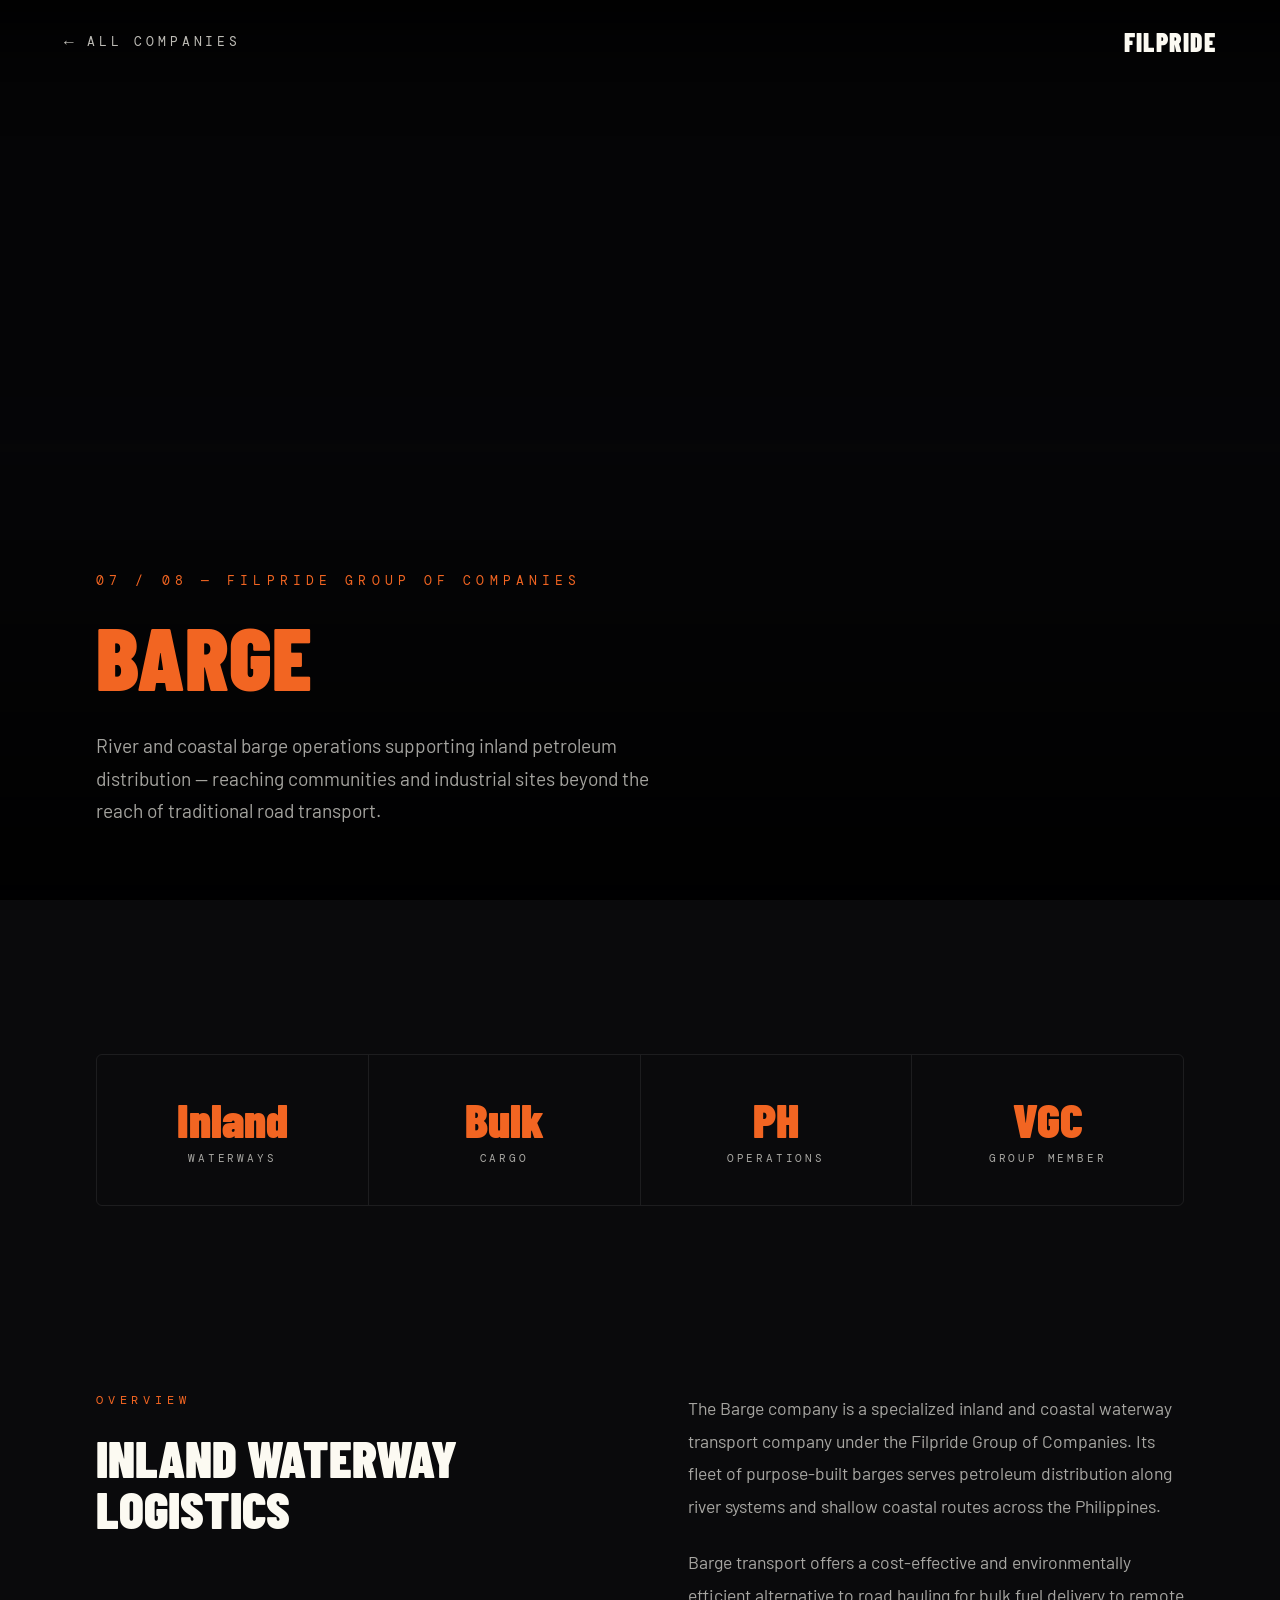
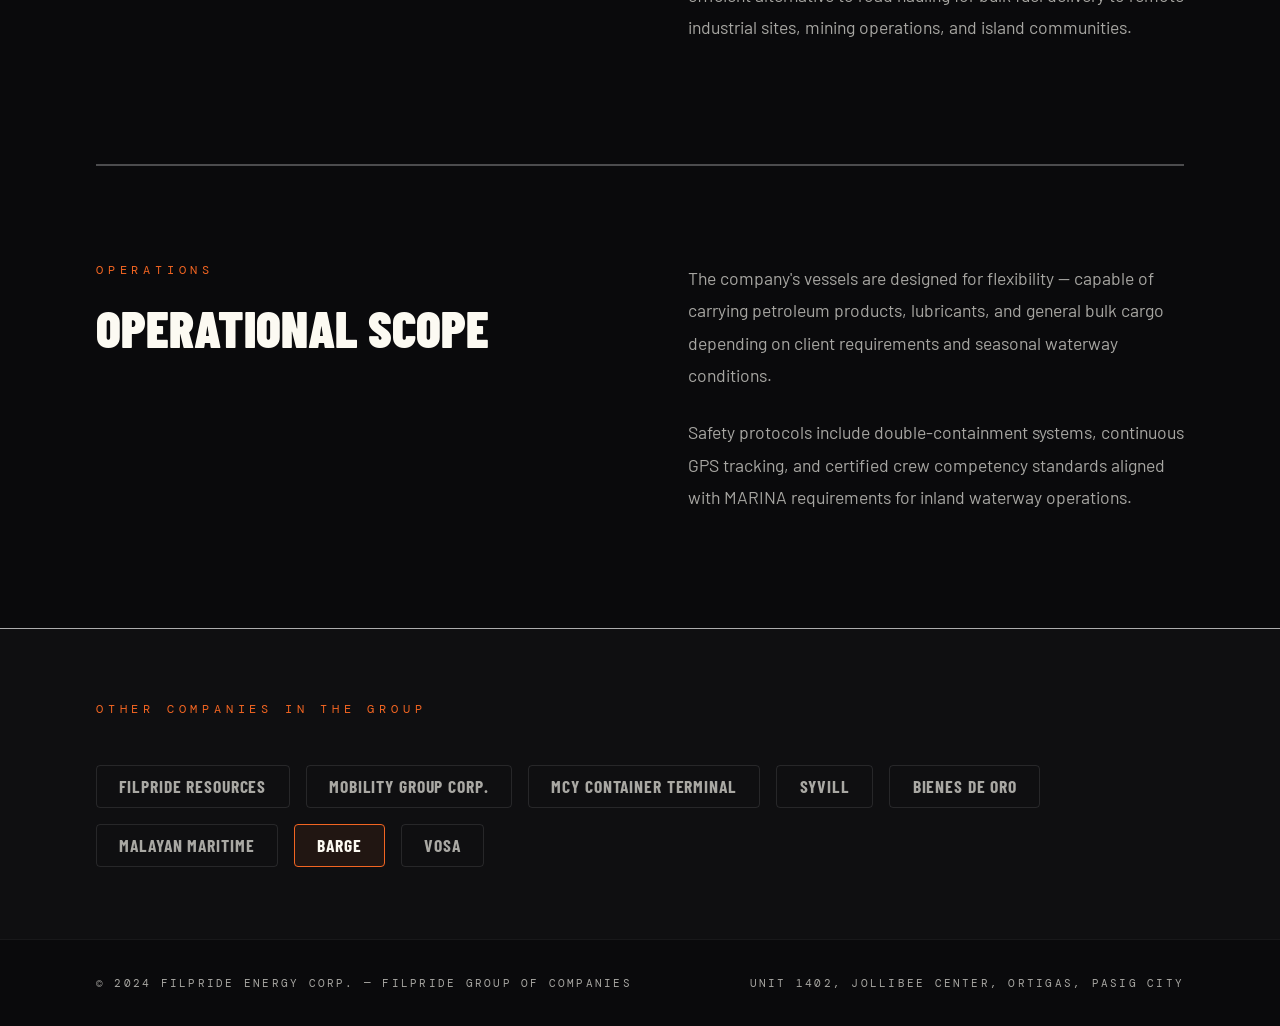
<file: companies/barge.html>
<!DOCTYPE html>
<html lang="en">

<head>
  <meta charset="UTF-8">
  <meta name="viewport" content="width=device-width, initial-scale=1.0">
  <title>Barge — Filpride Group of Companies</title>
  <link rel="stylesheet" href="company-style.css">
  <link
    href="https://fonts.googleapis.com/css2?family=Barlow+Condensed:wght@400;600;700;800;900&family=Barlow:wght@300;400;500;600&family=DM+Mono:wght@400;500&display=swap"
    rel="stylesheet">
</head>

<body>

  <!-- CURSOR -->
  <div class="cursor-trail"></div>

  <!-- NAV -->
  <nav class="company-nav">
    <button class="back-btn" data-href="../index.html">
      <span class="arrow">←</span>
      <span>All Companies</span>
    </button>
    <a href="../index.html" class="nav-logo-text">FILPRIDE</a>
  </nav>

  <!-- HERO -->
  <section class="company-hero" style="view-transition-name: company-hero;">
    <div class="company-hero-bg"
      style="background-image: url('https://images.unsplash.com/photo-1517457373958-b7bdd4587205?auto=format&fit=crop&q=80&w=1920');">
    </div>
    <div class="company-hero-overlay"></div>
    <div class="company-hero-content">
      <div class="company-num anim">07 / 08 — Filpride Group of Companies</div>
      <h1 class="company-title anim"><span style='color:var(--accent)'>Barge</span></h1>
      <p class="company-tagline anim">River and coastal barge operations supporting inland petroleum distribution —
        reaching communities and industrial sites beyond the reach of traditional road transport.</p>
    </div>
  </section>

  <!-- STAT STRIP -->
  <div class="company-section">
    <div class="stat-strip">
      <div class="strip-stat anim">
        <div class="strip-val">Inland</div>
        <div class="strip-key">Waterways</div>
      </div>
      <div class="strip-stat anim">
        <div class="strip-val">Bulk</div>
        <div class="strip-key">Cargo</div>
      </div>
      <div class="strip-stat anim">
        <div class="strip-val">PH</div>
        <div class="strip-key">Operations</div>
      </div>
      <div class="strip-stat anim">
        <div class="strip-val">VGC</div>
        <div class="strip-key">Group Member</div>
      </div>
    </div>
  </div>

  <!-- OVERVIEW -->
  <div class="company-section">
    <div class="two-col">
      <div>
        <div class="section-label anim">Overview</div>
        <h2 class="section-heading anim">Inland Waterway Logistics</h2>
      </div>
      <div class="section-body">
        <p class="anim">The Barge company is a specialized inland and coastal waterway transport company under the
          Filpride Group of Companies. Its fleet of purpose-built barges serves petroleum distribution along river
          systems and
          shallow coastal routes across the Philippines.</p>
        <p class="anim">Barge transport offers a cost-effective and environmentally efficient alternative to road
          hauling for bulk fuel delivery to remote industrial sites, mining operations, and island communities.</p>
      </div>
    </div>

    <div class="divider"></div>

    <div class="two-col">
      <div>
        <div class="section-label anim">Operations</div>
        <h2 class="section-heading anim">Operational Scope</h2>
      </div>
      <div class="section-body">
        <p class="anim">The company's vessels are designed for flexibility — capable of carrying petroleum products,
          lubricants, and general bulk cargo depending on client requirements and seasonal waterway conditions.</p>
        <p class="anim">Safety protocols include double-containment systems, continuous GPS tracking, and certified crew
          competency standards aligned with MARINA requirements for inland waterway operations.</p>
      </div>
    </div>
  </div>

  <!-- OTHER COMPANIES -->
  <div class="other-companies">
    <div class="other-companies-label">Other Companies in the Group</div>
    <div class="sibling-list">
      <span class="sibling-link" data-href="filpride-resources.html">Filpride Resources</span>
      <span class="sibling-link" data-href="mobility-group.html">Mobility Group Corp.</span>
      <span class="sibling-link" data-href="mcy-container.html">MCY Container Terminal</span>
      <span class="sibling-link" data-href="syvill.html">Syvill</span>
      <span class="sibling-link" data-href="bienes-de-oro.html">Bienes de Oro</span>
      <span class="sibling-link" data-href="malayan-maritime.html">Malayan Maritime</span>
      <span class="sibling-link active" data-href="barge.html">Barge</span>
      <span class="sibling-link" data-href="vosa.html">Vosa</span>
    </div>
  </div>

  <!-- FOOTER -->
  <footer class="company-footer">
    <span>© 2024 Filpride Energy Corp. — Filpride Group of Companies</span>
    <span>Unit 1402, Jollibee Center, Ortigas, Pasig City</span>
  </footer>

  <script src="https://cdnjs.cloudflare.com/ajax/libs/gsap/3.12.5/gsap.min.js"></script>
  <script src="company.js"></script>
</body>

</html>
</file>
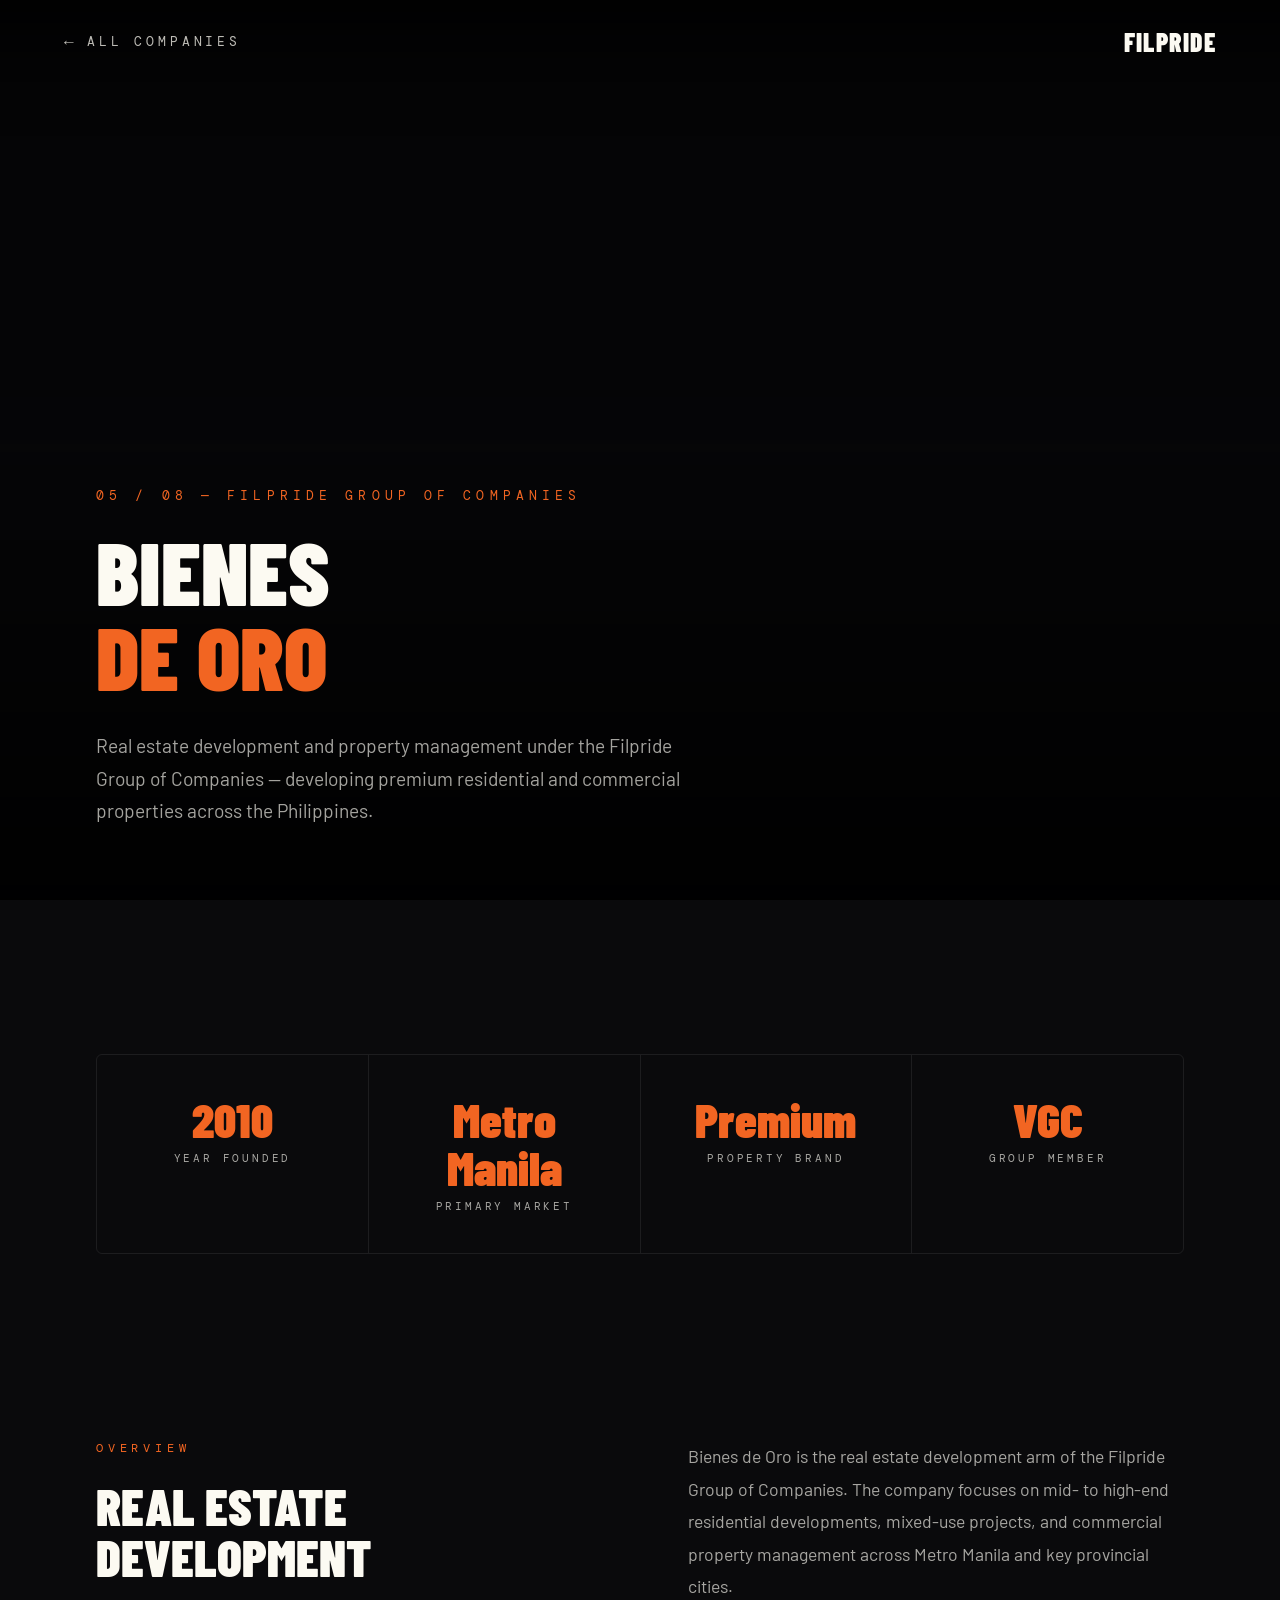
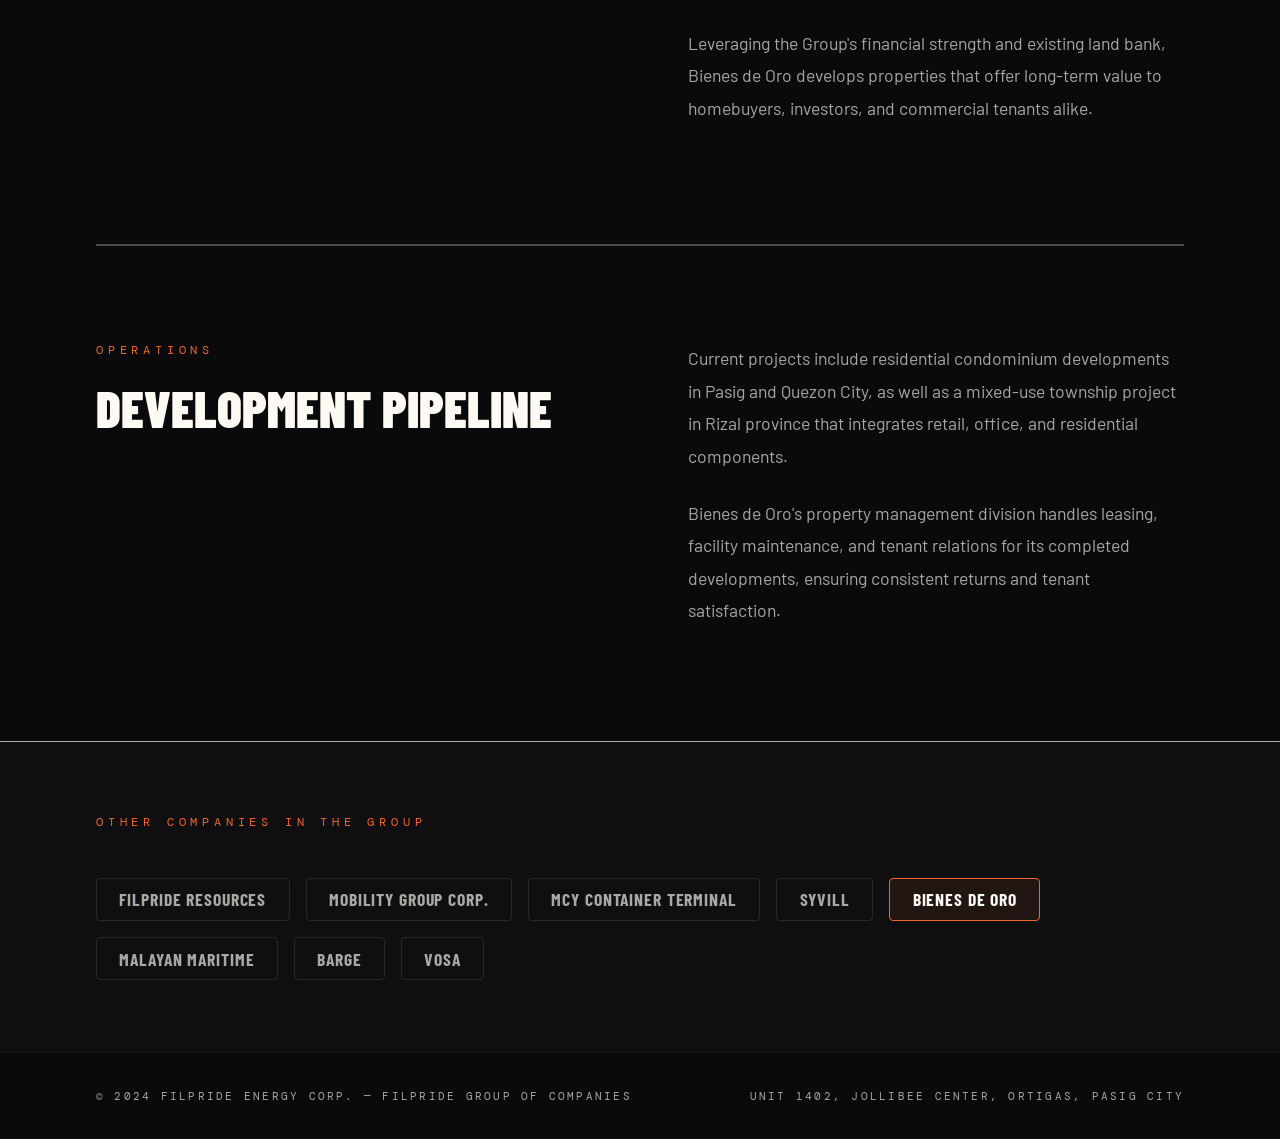
<file: companies/bienes-de-oro.html>
<!DOCTYPE html>
<html lang="en">

<head>
  <meta charset="UTF-8">
  <meta name="viewport" content="width=device-width, initial-scale=1.0">
  <title>Bienes de Oro — Filpride Group of Companies</title>
  <link rel="stylesheet" href="company-style.css">
  <link
    href="https://fonts.googleapis.com/css2?family=Barlow+Condensed:wght@400;600;700;800;900&family=Barlow:wght@300;400;500;600&family=DM+Mono:wght@400;500&display=swap"
    rel="stylesheet">
</head>

<body>

  <!-- CURSOR -->
  <div class="cursor-trail"></div>

  <!-- NAV -->
  <nav class="company-nav">
    <button class="back-btn" data-href="../index.html">
      <span class="arrow">←</span>
      <span>All Companies</span>
    </button>
    <a href="../index.html" class="nav-logo-text">FILPRIDE</a>
  </nav>

  <!-- HERO -->
  <section class="company-hero" style="view-transition-name: company-hero;">
    <div class="company-hero-bg"
      style="background-image: url('https://images.unsplash.com/photo-1586528116311-ad8dd3c8310d?auto=format&fit=crop&q=80&w=1920');">
    </div>
    <div class="company-hero-overlay"></div>
    <div class="company-hero-content">
      <div class="company-num anim">05 / 08 — Filpride Group of Companies</div>
      <h1 class="company-title anim">Bienes<br><span style='color:var(--accent)'>de Oro</span></h1>
      <p class="company-tagline anim">Real estate development and property management under the Filpride Group of
        Companies —
        developing premium residential and commercial properties across the Philippines.</p>
    </div>
  </section>

  <!-- STAT STRIP -->
  <div class="company-section">
    <div class="stat-strip">
      <div class="strip-stat anim">
        <div class="strip-val">2010</div>
        <div class="strip-key">Year Founded</div>
      </div>
      <div class="strip-stat anim">
        <div class="strip-val">Metro Manila</div>
        <div class="strip-key">Primary Market</div>
      </div>
      <div class="strip-stat anim">
        <div class="strip-val">Premium</div>
        <div class="strip-key">Property Brand</div>
      </div>
      <div class="strip-stat anim">
        <div class="strip-val">VGC</div>
        <div class="strip-key">Group Member</div>
      </div>
    </div>
  </div>

  <!-- OVERVIEW -->
  <div class="company-section">
    <div class="two-col">
      <div>
        <div class="section-label anim">Overview</div>
        <h2 class="section-heading anim">Real Estate Development</h2>
      </div>
      <div class="section-body">
        <p class="anim">Bienes de Oro is the real estate development arm of the Filpride Group of Companies. The company
          focuses
          on mid- to high-end residential developments, mixed-use projects, and commercial property management across
          Metro Manila and key provincial cities.</p>
        <p class="anim">Leveraging the Group's financial strength and existing land bank, Bienes de Oro develops
          properties that offer long-term value to homebuyers, investors, and commercial tenants alike.</p>
      </div>
    </div>

    <div class="divider"></div>

    <div class="two-col">
      <div>
        <div class="section-label anim">Operations</div>
        <h2 class="section-heading anim">Development Pipeline</h2>
      </div>
      <div class="section-body">
        <p class="anim">Current projects include residential condominium developments in Pasig and Quezon City, as well
          as a mixed-use township project in Rizal province that integrates retail, office, and residential components.
        </p>
        <p class="anim">Bienes de Oro's property management division handles leasing, facility maintenance, and tenant
          relations for its completed developments, ensuring consistent returns and tenant satisfaction.</p>
      </div>
    </div>
  </div>

  <!-- OTHER COMPANIES -->
  <div class="other-companies">
    <div class="other-companies-label">Other Companies in the Group</div>
    <div class="sibling-list">
      <span class="sibling-link" data-href="filpride-resources.html">Filpride Resources</span>
      <span class="sibling-link" data-href="mobility-group.html">Mobility Group Corp.</span>
      <span class="sibling-link" data-href="mcy-container.html">MCY Container Terminal</span>
      <span class="sibling-link" data-href="syvill.html">Syvill</span>
      <span class="sibling-link active" data-href="bienes-de-oro.html">Bienes de Oro</span>
      <span class="sibling-link" data-href="malayan-maritime.html">Malayan Maritime</span>
      <span class="sibling-link" data-href="barge.html">Barge</span>
      <span class="sibling-link" data-href="vosa.html">Vosa</span>
    </div>
  </div>

  <!-- FOOTER -->
  <footer class="company-footer">
    <span>© 2024 Filpride Energy Corp. — Filpride Group of Companies</span>
    <span>Unit 1402, Jollibee Center, Ortigas, Pasig City</span>
  </footer>

  <script src="https://cdnjs.cloudflare.com/ajax/libs/gsap/3.12.5/gsap.min.js"></script>
  <script src="company.js"></script>
</body>

</html>
</file>
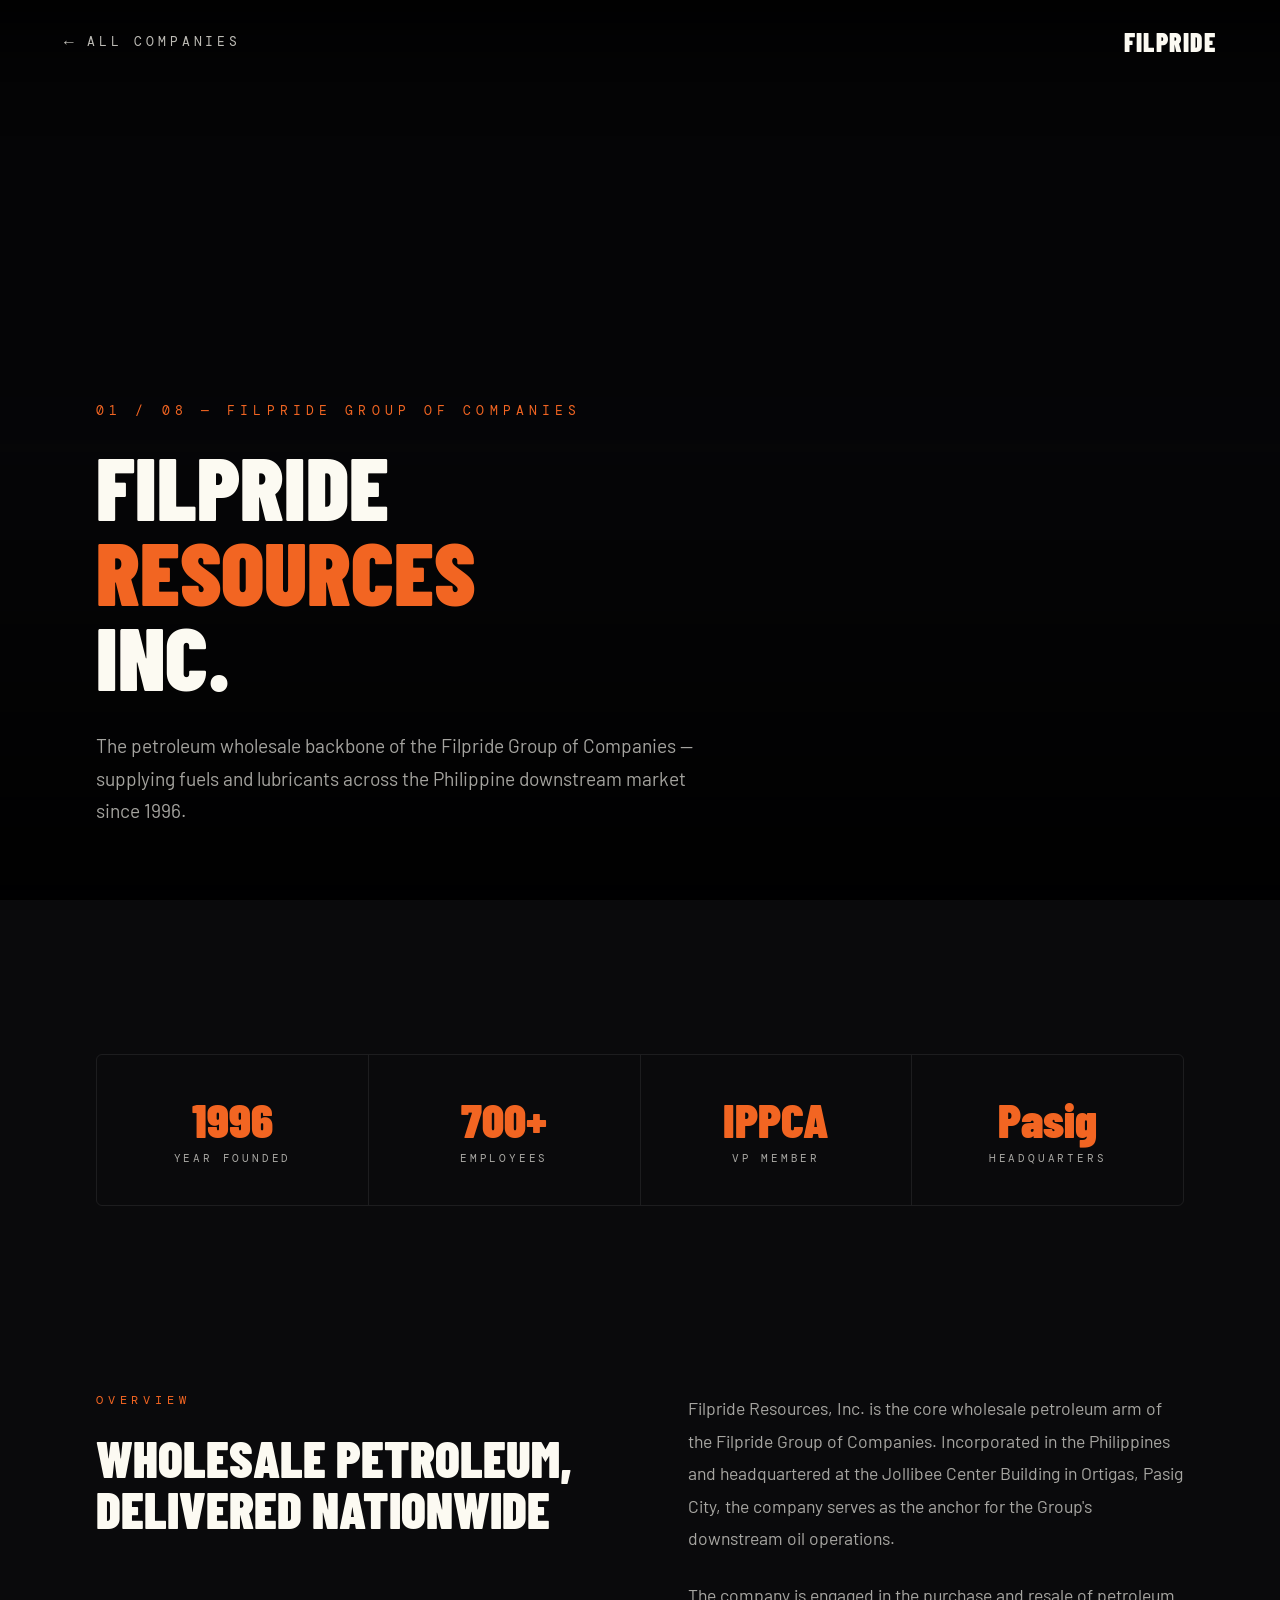
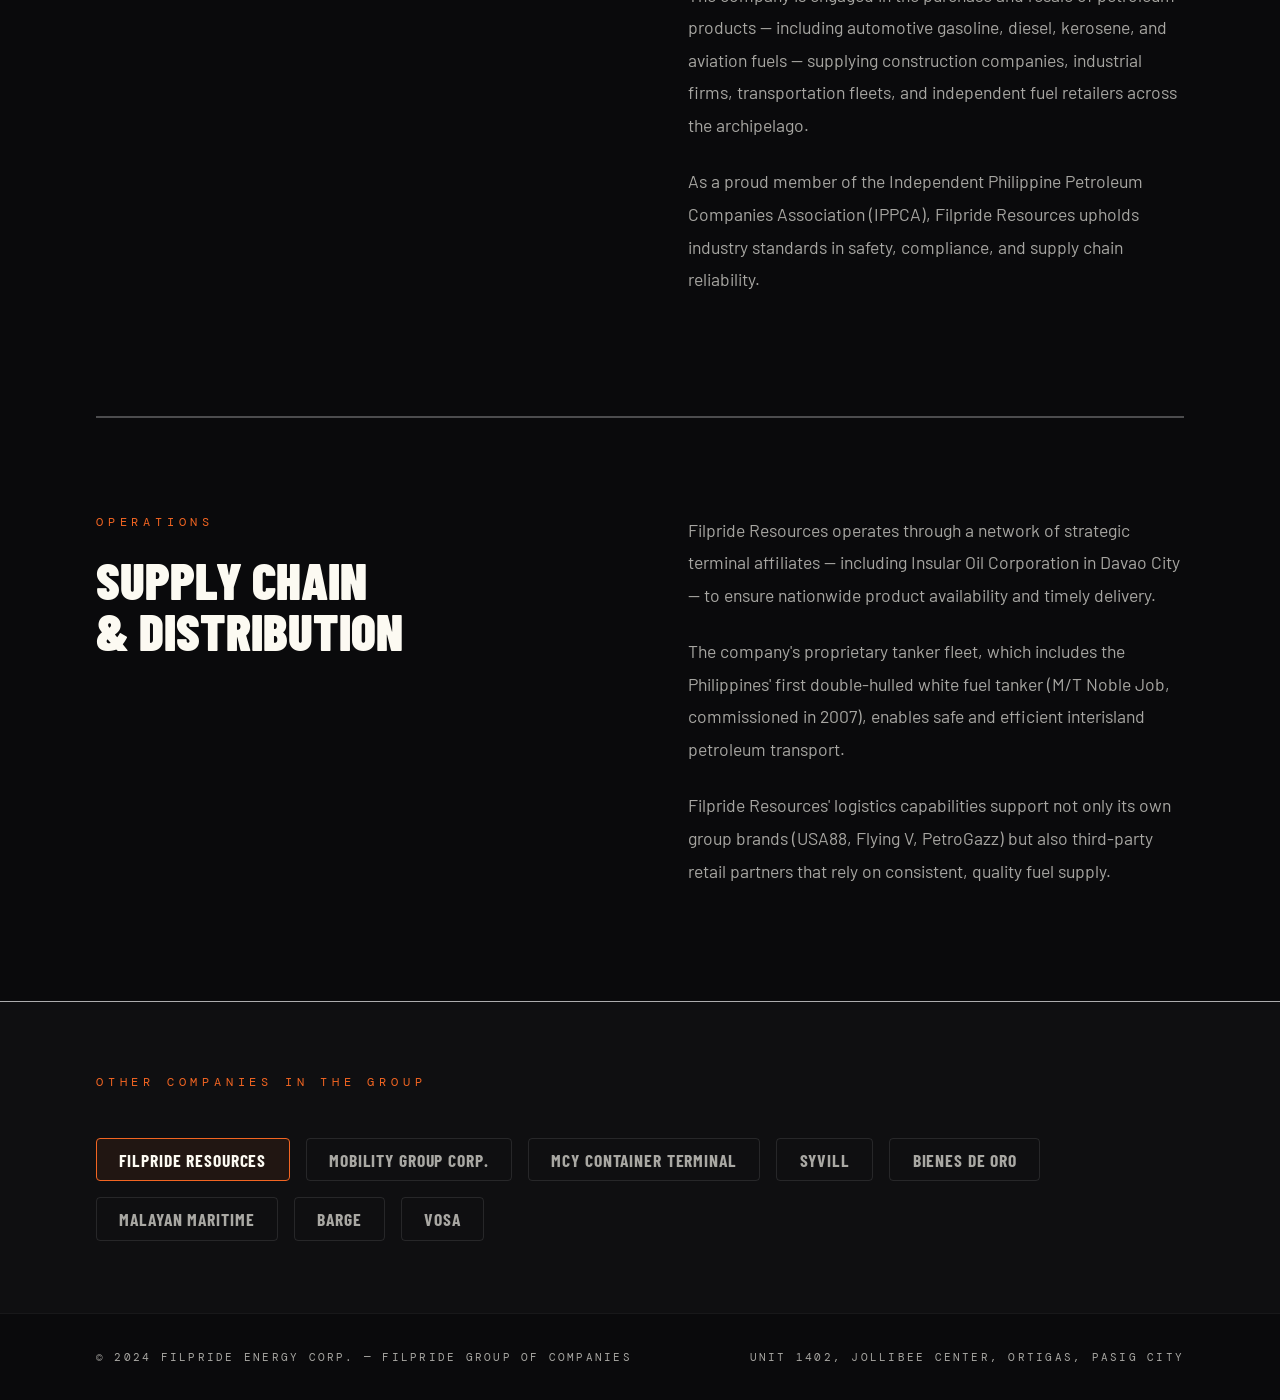
<file: companies/filpride-resources.html>
<!DOCTYPE html>
<html lang="en">

<head>
  <meta charset="UTF-8">
  <meta name="viewport" content="width=device-width, initial-scale=1.0">
  <title>Filpride Resources, Inc. — Filpride Group of Companies</title>
  <link rel="stylesheet" href="company-style.css">
  <link
    href="https://fonts.googleapis.com/css2?family=Barlow+Condensed:wght@400;600;700;800;900&family=Barlow:wght@300;400;500;600&family=DM+Mono:wght@400;500&display=swap"
    rel="stylesheet">
</head>

<body>

  <!-- CURSOR -->
  <div class="cursor-trail"></div>

  <!-- NAV -->
  <nav class="company-nav">
    <button class="back-btn" data-href="../index.html">
      <span class="arrow">←</span>
      <span>All Companies</span>
    </button>
    <a href="../index.html" class="nav-logo-text">FILPRIDE</a>
  </nav>

  <!-- HERO — view-transition-name set here via CSS in company-style.css -->
  <section class="company-hero" style="view-transition-name: company-hero;">
    <div class="company-hero-bg"
      style="background-image: url('https://images.unsplash.com/photo-1444676632488-26a136c45b9b?auto=format&fit=crop&q=80&w=1920');">
    </div>
    <div class="company-hero-overlay"></div>
    <div class="company-hero-content">
      <div class="company-num anim">01 / 08 — Filpride Group of Companies</div>
      <h1 class="company-title anim">Filpride<br><span style="color:var(--accent)">Resources</span><br>Inc.</h1>
      <p class="company-tagline anim">The petroleum wholesale backbone of the Filpride Group of Companies — supplying
        fuels and
        lubricants across the Philippine downstream market since 1996.</p>
    </div>
  </section>

  <!-- STAT STRIP -->
  <div class="company-section">
    <div class="stat-strip">
      <div class="strip-stat anim">
        <div class="strip-val">1996</div>
        <div class="strip-key">Year Founded</div>
      </div>
      <div class="strip-stat anim">
        <div class="strip-val">700+</div>
        <div class="strip-key">Employees</div>
      </div>
      <div class="strip-stat anim">
        <div class="strip-val">IPPCA</div>
        <div class="strip-key">VP Member</div>
      </div>
      <div class="strip-stat anim">
        <div class="strip-val">Pasig</div>
        <div class="strip-key">Headquarters</div>
      </div>
    </div>
  </div>

  <!-- OVERVIEW -->
  <div class="company-section">
    <div class="two-col">
      <div>
        <div class="section-label anim">Overview</div>
        <h2 class="section-heading anim">Wholesale Petroleum,<br>Delivered Nationwide</h2>
      </div>
      <div class="section-body">
        <p class="anim">Filpride Resources, Inc. is the core wholesale petroleum arm of the Filpride Group of Companies.
          Incorporated in the Philippines and headquartered at the Jollibee Center Building in Ortigas, Pasig City, the
          company serves as the anchor for the Group's downstream oil operations.</p>
        <p class="anim">The company is engaged in the purchase and resale of petroleum products — including automotive
          gasoline, diesel, kerosene, and aviation fuels — supplying construction companies, industrial firms,
          transportation fleets, and independent fuel retailers across the archipelago.</p>
        <p class="anim">As a proud member of the Independent Philippine Petroleum Companies Association (IPPCA),
          Filpride Resources upholds industry standards in safety, compliance, and supply chain reliability.</p>
      </div>
    </div>

    <div class="divider"></div>

    <div class="two-col">
      <div>
        <div class="section-label anim">Operations</div>
        <h2 class="section-heading anim">Supply Chain<br>& Distribution</h2>
      </div>
      <div class="section-body">
        <p class="anim">Filpride Resources operates through a network of strategic terminal affiliates — including
          Insular Oil Corporation in Davao City — to ensure nationwide product availability and timely delivery.</p>
        <p class="anim">The company's proprietary tanker fleet, which includes the Philippines' first double-hulled
          white fuel tanker (M/T Noble Job, commissioned in 2007), enables safe and efficient interisland petroleum
          transport.</p>
        <p class="anim">Filpride Resources' logistics capabilities support not only its own group brands (USA88, Flying
          V, PetroGazz) but also third-party retail partners that rely on consistent, quality fuel supply.</p>
      </div>
    </div>
  </div>

  <!-- OTHER COMPANIES -->
  <div class="other-companies">
    <div class="other-companies-label">Other Companies in the Group</div>
    <div class="sibling-list">
      <span class="sibling-link active">Filpride Resources</span>
      <span class="sibling-link" data-href="mobility-group.html">Mobility Group Corp.</span>
      <span class="sibling-link" data-href="mcy-container.html">MCY Container Terminal</span>
      <span class="sibling-link" data-href="syvill.html">Syvill</span>
      <span class="sibling-link" data-href="bienes-de-oro.html">Bienes de Oro</span>
      <span class="sibling-link" data-href="malayan-maritime.html">Malayan Maritime</span>
      <span class="sibling-link" data-href="barge.html">Barge</span>
      <span class="sibling-link" data-href="vosa.html">Vosa</span>
    </div>
  </div>

  <!-- FOOTER -->
  <footer class="company-footer">
    <span>© 2024 Filpride Energy Corp. — Filpride Group of Companies</span>
    <span>Unit 1402, Jollibee Center, Ortigas, Pasig City</span>
  </footer>

  <script src="https://cdnjs.cloudflare.com/ajax/libs/gsap/3.12.5/gsap.min.js"></script>
  <script src="company.js"></script>
</body>

</html>
</file>
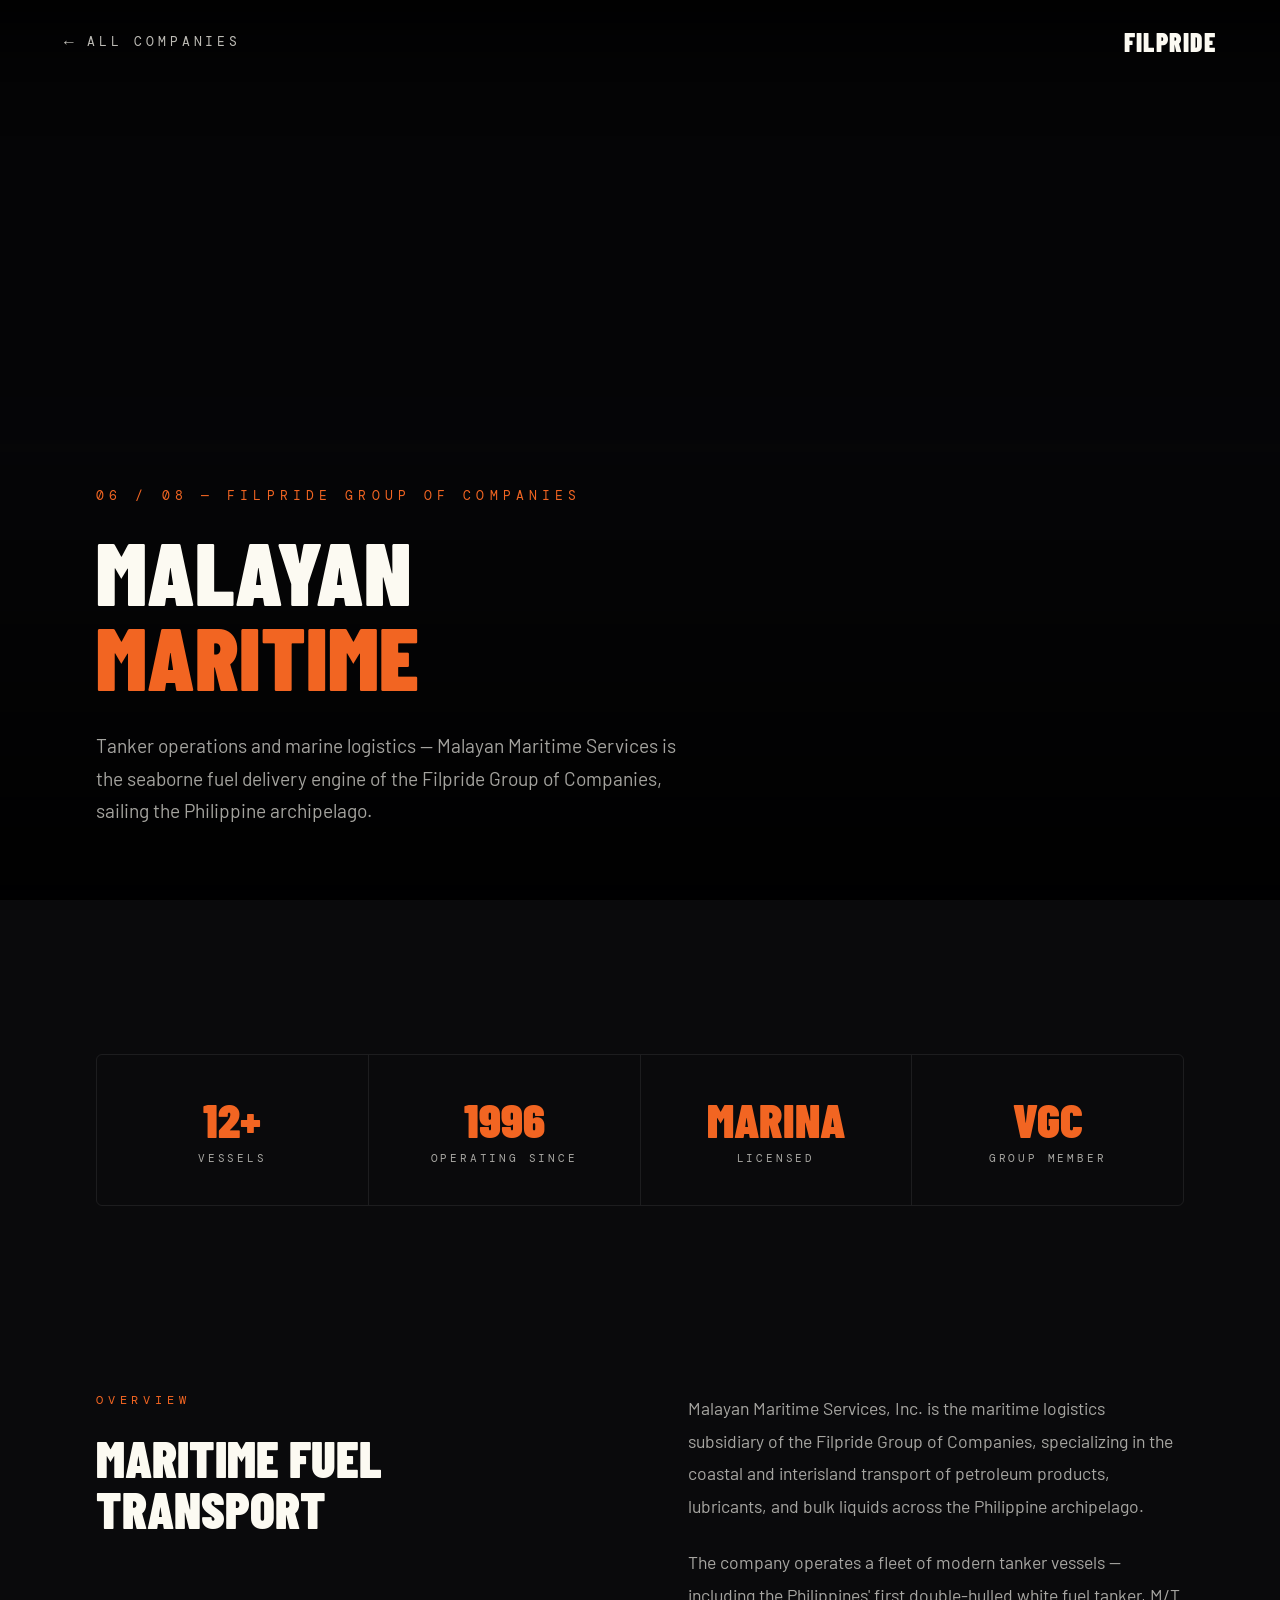
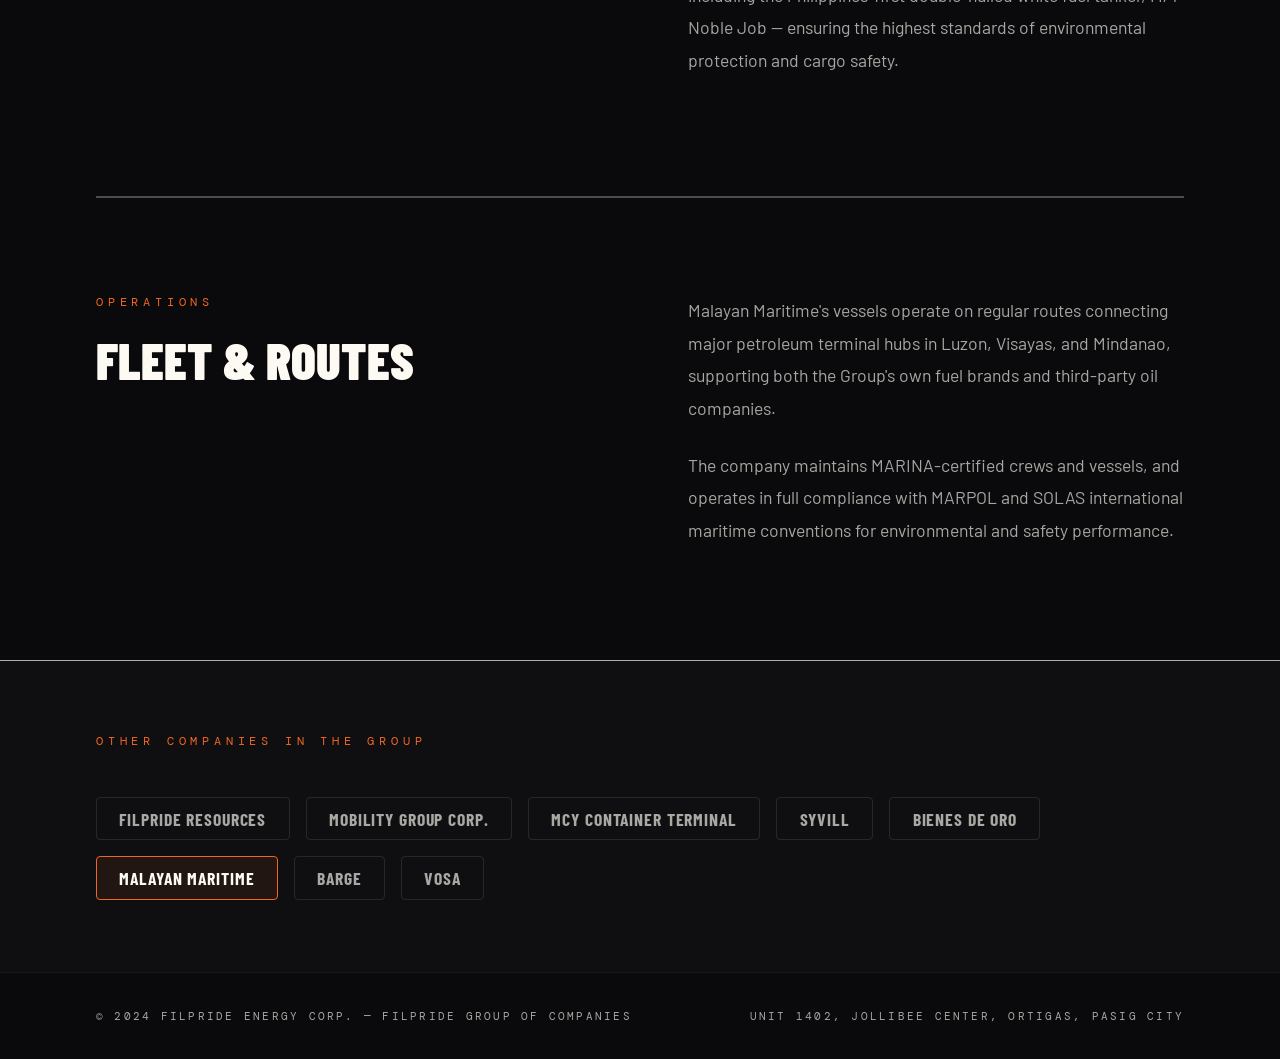
<file: companies/malayan-maritime.html>
<!DOCTYPE html>
<html lang="en">

<head>
  <meta charset="UTF-8">
  <meta name="viewport" content="width=device-width, initial-scale=1.0">
  <title>Malayan Maritime Services, Inc. — Filpride Group of Companies</title>
  <link rel="stylesheet" href="company-style.css">
  <link
    href="https://fonts.googleapis.com/css2?family=Barlow+Condensed:wght@400;600;700;800;900&family=Barlow:wght@300;400;500;600&family=DM+Mono:wght@400;500&display=swap"
    rel="stylesheet">
</head>

<body>

  <!-- CURSOR -->
  <div class="cursor-trail"></div>

  <!-- NAV -->
  <nav class="company-nav">
    <button class="back-btn" data-href="../index.html">
      <span class="arrow">←</span>
      <span>All Companies</span>
    </button>
    <a href="../index.html" class="nav-logo-text">FILPRIDE</a>
  </nav>

  <!-- HERO -->
  <section class="company-hero" style="view-transition-name: company-hero;">
    <div class="company-hero-bg"
      style="background-image: url('https://images.unsplash.com/photo-1524522173746-f628baad3644?auto=format&fit=crop&q=80&w=1920');">
    </div>
    <div class="company-hero-overlay"></div>
    <div class="company-hero-content">
      <div class="company-num anim">06 / 08 — Filpride Group of Companies</div>
      <h1 class="company-title anim">Malayan<br><span style='color:var(--accent)'>Maritime</span></h1>
      <p class="company-tagline anim">Tanker operations and marine logistics — Malayan Maritime Services is the seaborne
        fuel delivery engine of the Filpride Group of Companies, sailing the Philippine archipelago.</p>
    </div>
  </section>

  <!-- STAT STRIP -->
  <div class="company-section">
    <div class="stat-strip">
      <div class="strip-stat anim">
        <div class="strip-val">12+</div>
        <div class="strip-key">Vessels</div>
      </div>
      <div class="strip-stat anim">
        <div class="strip-val">1996</div>
        <div class="strip-key">Operating Since</div>
      </div>
      <div class="strip-stat anim">
        <div class="strip-val">MARINA</div>
        <div class="strip-key">Licensed</div>
      </div>
      <div class="strip-stat anim">
        <div class="strip-val">VGC</div>
        <div class="strip-key">Group Member</div>
      </div>
    </div>
  </div>

  <!-- OVERVIEW -->
  <div class="company-section">
    <div class="two-col">
      <div>
        <div class="section-label anim">Overview</div>
        <h2 class="section-heading anim">Maritime Fuel Transport</h2>
      </div>
      <div class="section-body">
        <p class="anim">Malayan Maritime Services, Inc. is the maritime logistics subsidiary of the Filpride Group of
          Companies,
          specializing in the coastal and interisland transport of petroleum products, lubricants, and bulk liquids
          across the Philippine archipelago.</p>
        <p class="anim">The company operates a fleet of modern tanker vessels — including the Philippines' first
          double-hulled white fuel tanker, M/T Noble Job — ensuring the highest standards of environmental protection
          and cargo safety.</p>
      </div>
    </div>

    <div class="divider"></div>

    <div class="two-col">
      <div>
        <div class="section-label anim">Operations</div>
        <h2 class="section-heading anim">Fleet &amp; Routes</h2>
      </div>
      <div class="section-body">
        <p class="anim">Malayan Maritime's vessels operate on regular routes connecting major petroleum terminal hubs in
          Luzon, Visayas, and Mindanao, supporting both the Group's own fuel brands and third-party oil companies.</p>
        <p class="anim">The company maintains MARINA-certified crews and vessels, and operates in full compliance with
          MARPOL and SOLAS international maritime conventions for environmental and safety performance.</p>
      </div>
    </div>
  </div>

  <!-- OTHER COMPANIES -->
  <div class="other-companies">
    <div class="other-companies-label">Other Companies in the Group</div>
    <div class="sibling-list">
      <span class="sibling-link" data-href="filpride-resources.html">Filpride Resources</span>
      <span class="sibling-link" data-href="mobility-group.html">Mobility Group Corp.</span>
      <span class="sibling-link" data-href="mcy-container.html">MCY Container Terminal</span>
      <span class="sibling-link" data-href="syvill.html">Syvill</span>
      <span class="sibling-link" data-href="bienes-de-oro.html">Bienes de Oro</span>
      <span class="sibling-link active" data-href="malayan-maritime.html">Malayan Maritime</span>
      <span class="sibling-link" data-href="barge.html">Barge</span>
      <span class="sibling-link" data-href="vosa.html">Vosa</span>
    </div>
  </div>

  <!-- FOOTER -->
  <footer class="company-footer">
    <span>© 2024 Filpride Energy Corp. — Filpride Group of Companies</span>
    <span>Unit 1402, Jollibee Center, Ortigas, Pasig City</span>
  </footer>

  <script src="https://cdnjs.cloudflare.com/ajax/libs/gsap/3.12.5/gsap.min.js"></script>
  <script src="company.js"></script>
</body>

</html>
</file>
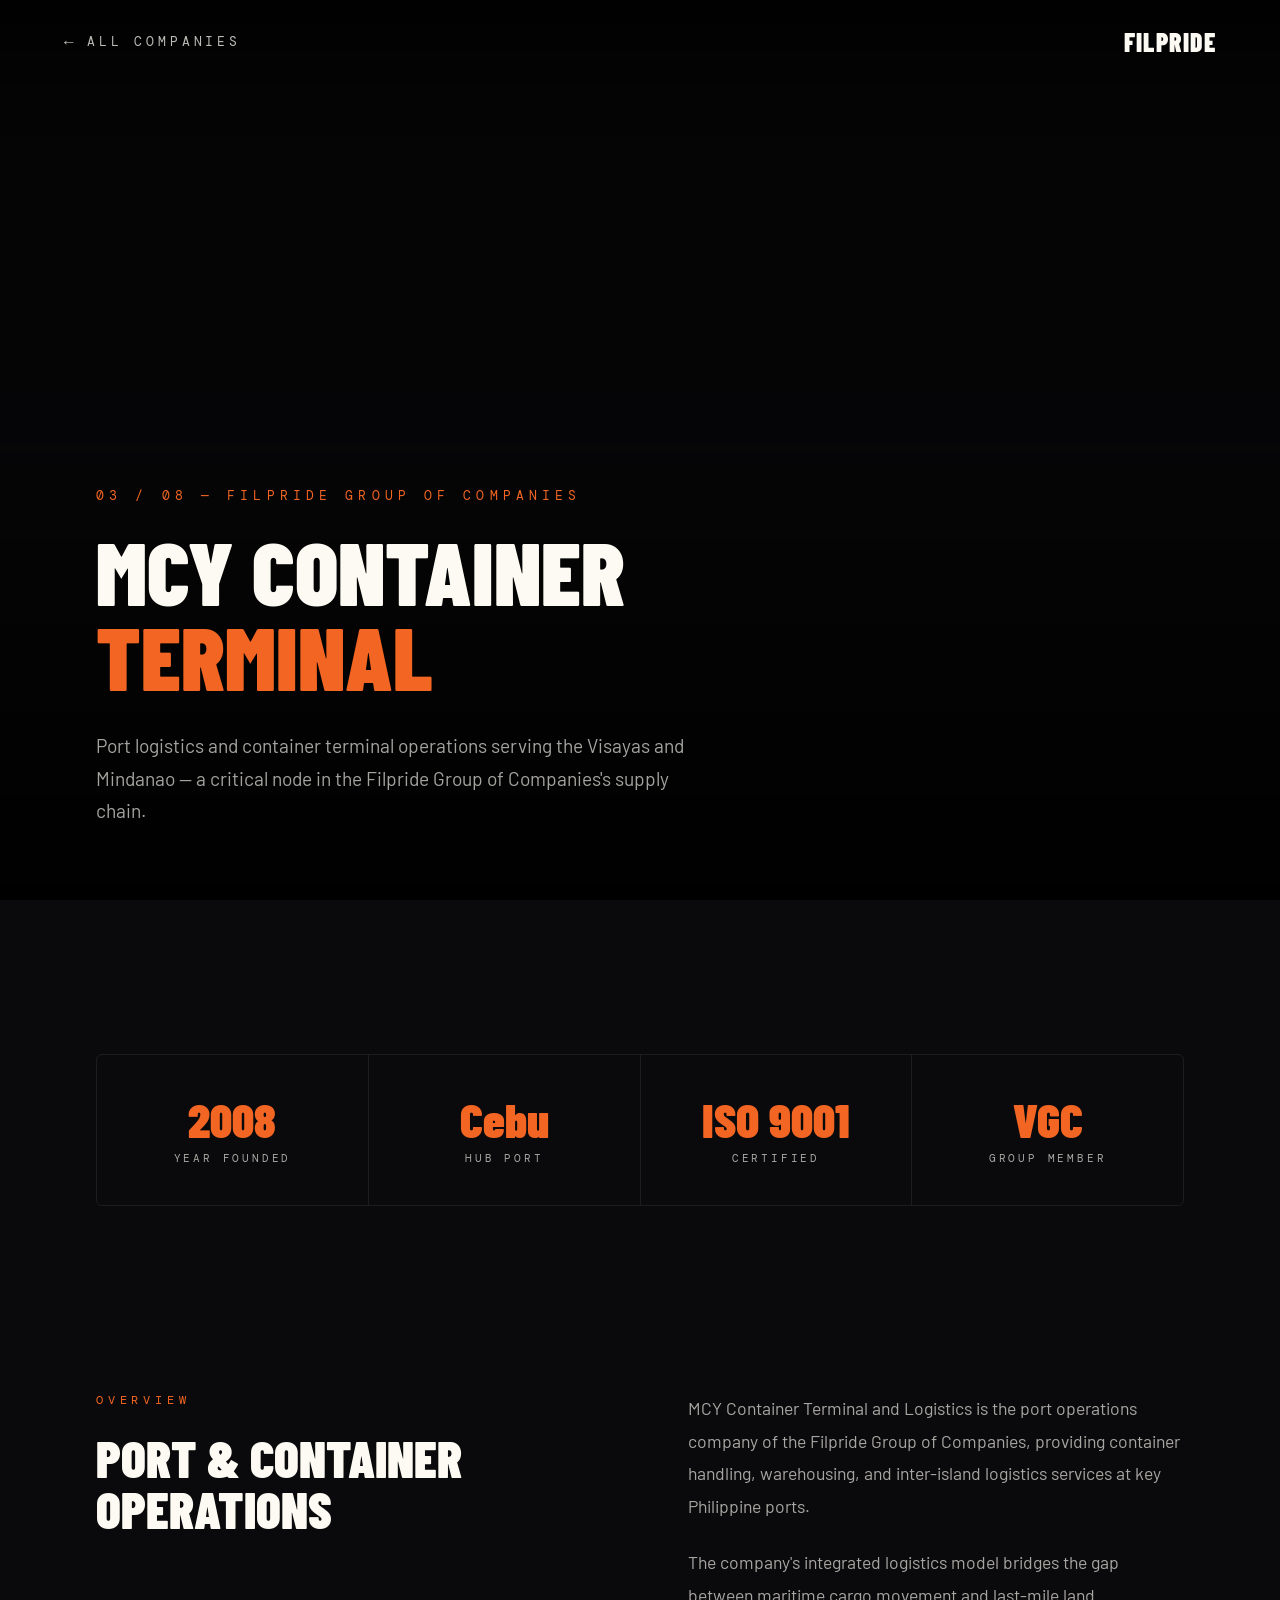
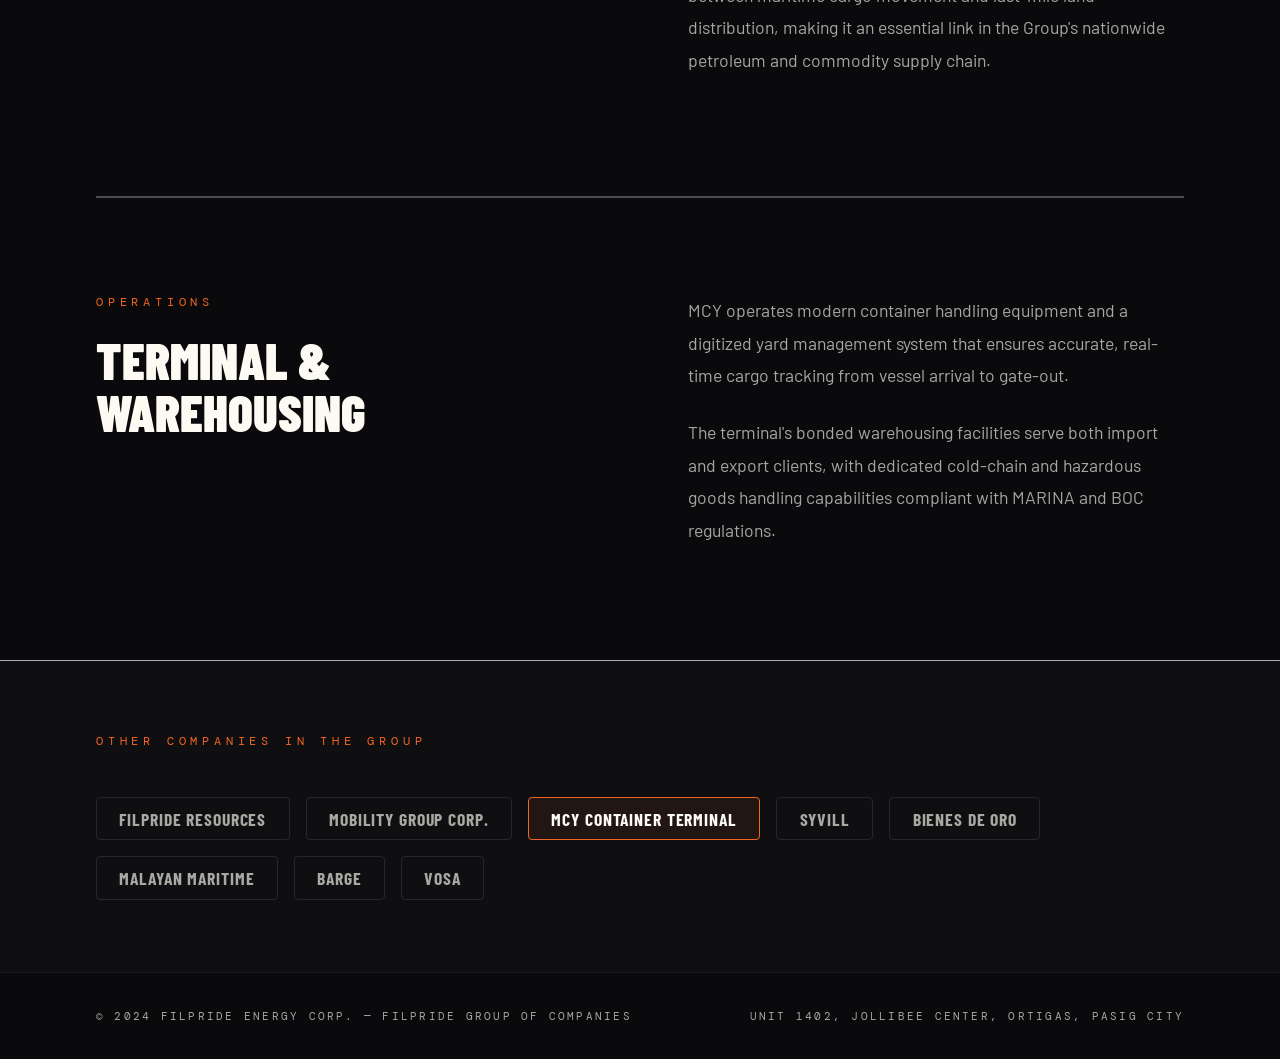
<file: companies/mcy-container.html>
<!DOCTYPE html>
<html lang="en">

<head>
  <meta charset="UTF-8">
  <meta name="viewport" content="width=device-width, initial-scale=1.0">
  <title>MCY Container Terminal and Logistics — Filpride Group of Companies</title>
  <link rel="stylesheet" href="company-style.css">
  <link
    href="https://fonts.googleapis.com/css2?family=Barlow+Condensed:wght@400;600;700;800;900&family=Barlow:wght@300;400;500;600&family=DM+Mono:wght@400;500&display=swap"
    rel="stylesheet">
</head>

<body>

  <!-- CURSOR -->
  <div class="cursor-trail"></div>

  <!-- NAV -->
  <nav class="company-nav">
    <button class="back-btn" data-href="../index.html">
      <span class="arrow">←</span>
      <span>All Companies</span>
    </button>
    <a href="../index.html" class="nav-logo-text">FILPRIDE</a>
  </nav>

  <!-- HERO -->
  <section class="company-hero" style="view-transition-name: company-hero;">
    <div class="company-hero-bg"
      style="background-image: url('https://images.unsplash.com/photo-1620121692029-d088224ddc74?auto=format&fit=crop&q=80&w=1920');">
    </div>
    <div class="company-hero-overlay"></div>
    <div class="company-hero-content">
      <div class="company-num anim">03 / 08 — Filpride Group of Companies</div>
      <h1 class="company-title anim">MCY Container<br><span style='color:var(--accent)'>Terminal</span></h1>
      <p class="company-tagline anim">Port logistics and container terminal operations serving the Visayas and Mindanao
        — a critical node in the Filpride Group of Companies's supply chain.</p>
    </div>
  </section>

  <!-- STAT STRIP -->
  <div class="company-section">
    <div class="stat-strip">
      <div class="strip-stat anim">
        <div class="strip-val">2008</div>
        <div class="strip-key">Year Founded</div>
      </div>
      <div class="strip-stat anim">
        <div class="strip-val">Cebu</div>
        <div class="strip-key">Hub Port</div>
      </div>
      <div class="strip-stat anim">
        <div class="strip-val">ISO 9001</div>
        <div class="strip-key">Certified</div>
      </div>
      <div class="strip-stat anim">
        <div class="strip-val">VGC</div>
        <div class="strip-key">Group Member</div>
      </div>
    </div>
  </div>

  <!-- OVERVIEW -->
  <div class="company-section">
    <div class="two-col">
      <div>
        <div class="section-label anim">Overview</div>
        <h2 class="section-heading anim">Port &amp; Container Operations</h2>
      </div>
      <div class="section-body">
        <p class="anim">MCY Container Terminal and Logistics is the port operations company of the Filpride Group of
          Companies,
          providing container handling, warehousing, and inter-island logistics services at key Philippine ports.</p>
        <p class="anim">The company's integrated logistics model bridges the gap between maritime cargo movement and
          last-mile land distribution, making it an essential link in the Group's nationwide petroleum and commodity
          supply chain.</p>
      </div>
    </div>

    <div class="divider"></div>

    <div class="two-col">
      <div>
        <div class="section-label anim">Operations</div>
        <h2 class="section-heading anim">Terminal &amp; Warehousing</h2>
      </div>
      <div class="section-body">
        <p class="anim">MCY operates modern container handling equipment and a digitized yard management system that
          ensures accurate, real-time cargo tracking from vessel arrival to gate-out.</p>
        <p class="anim">The terminal's bonded warehousing facilities serve both import and export clients, with
          dedicated cold-chain and hazardous goods handling capabilities compliant with MARINA and BOC regulations.</p>
      </div>
    </div>
  </div>

  <!-- OTHER COMPANIES -->
  <div class="other-companies">
    <div class="other-companies-label">Other Companies in the Group</div>
    <div class="sibling-list">
      <span class="sibling-link" data-href="filpride-resources.html">Filpride Resources</span>
      <span class="sibling-link" data-href="mobility-group.html">Mobility Group Corp.</span>
      <span class="sibling-link active" data-href="mcy-container.html">MCY Container Terminal</span>
      <span class="sibling-link" data-href="syvill.html">Syvill</span>
      <span class="sibling-link" data-href="bienes-de-oro.html">Bienes de Oro</span>
      <span class="sibling-link" data-href="malayan-maritime.html">Malayan Maritime</span>
      <span class="sibling-link" data-href="barge.html">Barge</span>
      <span class="sibling-link" data-href="vosa.html">Vosa</span>
    </div>
  </div>

  <!-- FOOTER -->
  <footer class="company-footer">
    <span>© 2024 Filpride Energy Corp. — Filpride Group of Companies</span>
    <span>Unit 1402, Jollibee Center, Ortigas, Pasig City</span>
  </footer>

  <script src="https://cdnjs.cloudflare.com/ajax/libs/gsap/3.12.5/gsap.min.js"></script>
  <script src="company.js"></script>
</body>

</html>
</file>
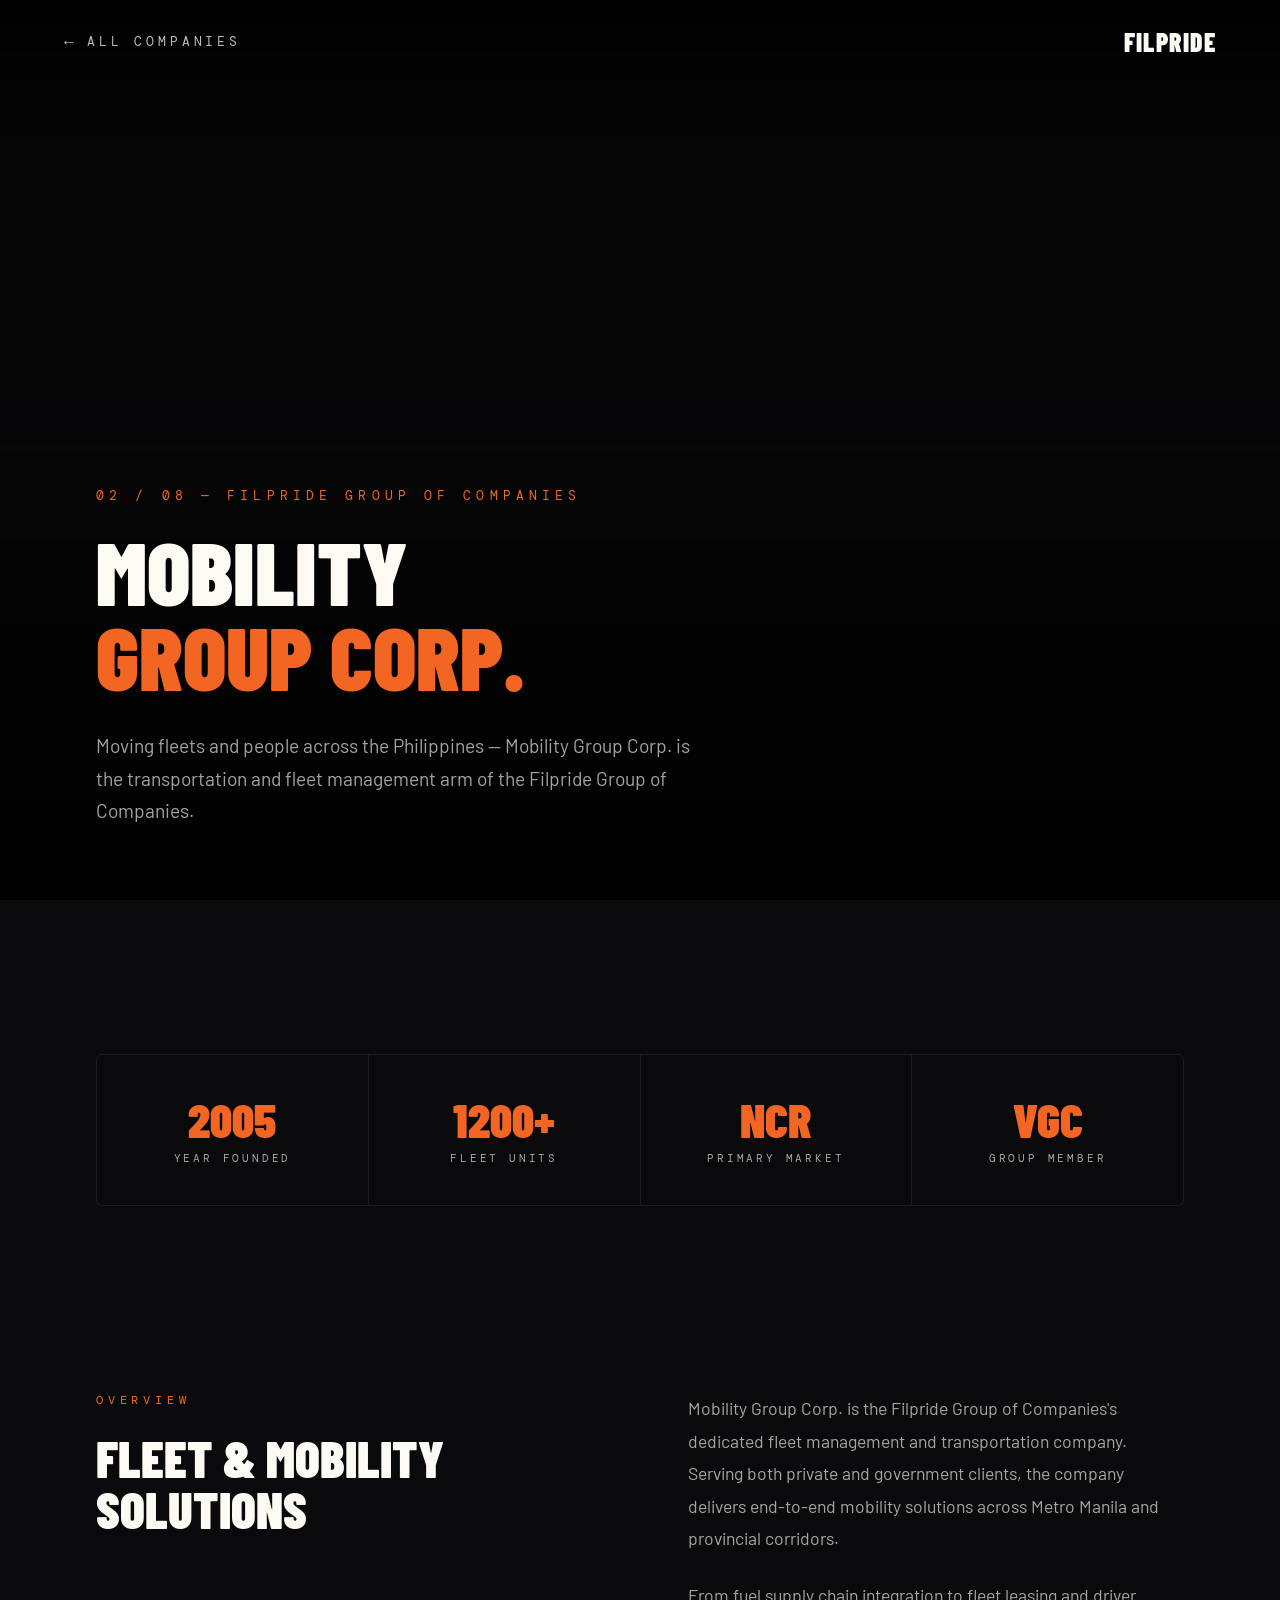
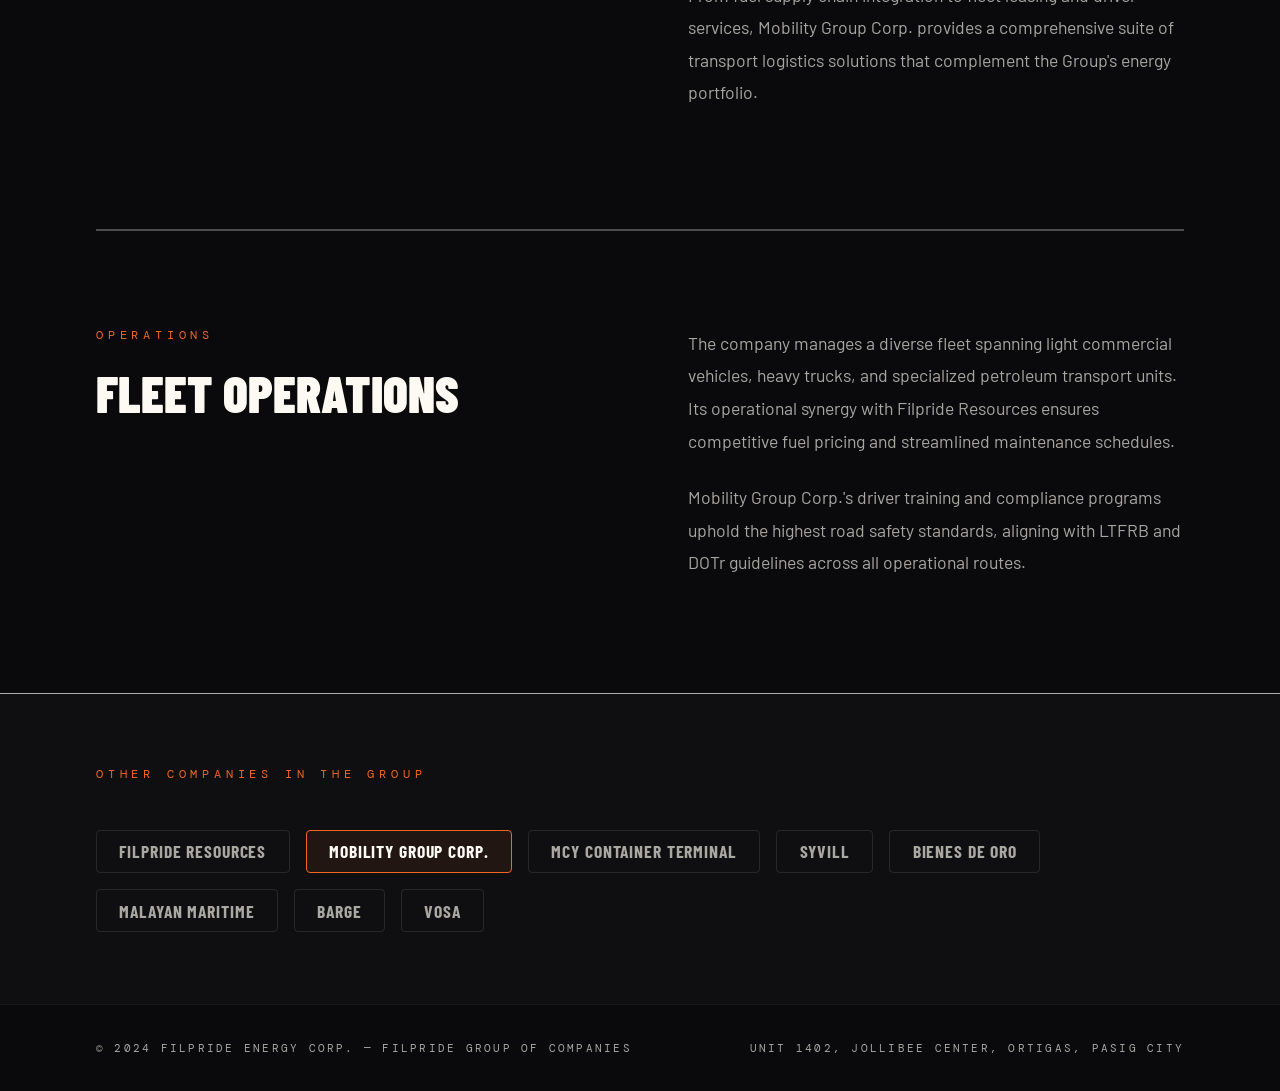
<file: companies/mobility-group.html>
<!DOCTYPE html>
<html lang="en">

<head>
  <meta charset="UTF-8">
  <meta name="viewport" content="width=device-width, initial-scale=1.0">
  <title>Mobility Group Corp. — Filpride Group of Companies</title>
  <link rel="stylesheet" href="company-style.css">
  <link
    href="https://fonts.googleapis.com/css2?family=Barlow+Condensed:wght@400;600;700;800;900&family=Barlow:wght@300;400;500;600&family=DM+Mono:wght@400;500&display=swap"
    rel="stylesheet">
</head>

<body>

  <!-- CURSOR -->
  <div class="cursor-trail"></div>

  <!-- NAV -->
  <nav class="company-nav">
    <button class="back-btn" data-href="../index.html">
      <span class="arrow">←</span>
      <span>All Companies</span>
    </button>
    <a href="../index.html" class="nav-logo-text">FILPRIDE</a>
  </nav>

  <!-- HERO -->
  <section class="company-hero" style="view-transition-name: company-hero;">
    <div class="company-hero-bg"
      style="background-image: url('https://images.unsplash.com/photo-1610492317373-d2d0aa5ed71a?auto=format&fit=crop&q=80&w=1920');">
    </div>
    <div class="company-hero-overlay"></div>
    <div class="company-hero-content">
      <div class="company-num anim">02 / 08 — Filpride Group of Companies</div>
      <h1 class="company-title anim">Mobility<br><span style='color:var(--accent)'>Group Corp.</span></h1>
      <p class="company-tagline anim">Moving fleets and people across the Philippines — Mobility Group Corp. is the
        transportation and fleet management arm of the Filpride Group of Companies.</p>
    </div>
  </section>

  <!-- STAT STRIP -->
  <div class="company-section">
    <div class="stat-strip">
      <div class="strip-stat anim">
        <div class="strip-val">2005</div>
        <div class="strip-key">Year Founded</div>
      </div>
      <div class="strip-stat anim">
        <div class="strip-val">1200+</div>
        <div class="strip-key">Fleet Units</div>
      </div>
      <div class="strip-stat anim">
        <div class="strip-val">NCR</div>
        <div class="strip-key">Primary Market</div>
      </div>
      <div class="strip-stat anim">
        <div class="strip-val">VGC</div>
        <div class="strip-key">Group Member</div>
      </div>
    </div>
  </div>

  <!-- OVERVIEW -->
  <div class="company-section">
    <div class="two-col">
      <div>
        <div class="section-label anim">Overview</div>
        <h2 class="section-heading anim">Fleet &amp; Mobility Solutions</h2>
      </div>
      <div class="section-body">
        <p class="anim">Mobility Group Corp. is the Filpride Group of Companies's dedicated fleet management and
          transportation
          company. Serving both private and government clients, the company delivers end-to-end mobility solutions
          across Metro Manila and provincial corridors.</p>
        <p class="anim">From fuel supply chain integration to fleet leasing and driver services, Mobility Group Corp.
          provides a comprehensive suite of transport logistics solutions that complement the Group's energy portfolio.
        </p>
      </div>
    </div>

    <div class="divider"></div>

    <div class="two-col">
      <div>
        <div class="section-label anim">Operations</div>
        <h2 class="section-heading anim">Fleet Operations</h2>
      </div>
      <div class="section-body">
        <p class="anim">The company manages a diverse fleet spanning light commercial vehicles, heavy trucks, and
          specialized petroleum transport units. Its operational synergy with Filpride Resources ensures competitive
          fuel pricing and streamlined maintenance schedules.</p>
        <p class="anim">Mobility Group Corp.'s driver training and compliance programs uphold the highest road safety
          standards, aligning with LTFRB and DOTr guidelines across all operational routes.</p>
      </div>
    </div>
  </div>

  <!-- OTHER COMPANIES -->
  <div class="other-companies">
    <div class="other-companies-label">Other Companies in the Group</div>
    <div class="sibling-list">
      <span class="sibling-link" data-href="filpride-resources.html">Filpride Resources</span>
      <span class="sibling-link active" data-href="mobility-group.html">Mobility Group Corp.</span>
      <span class="sibling-link" data-href="mcy-container.html">MCY Container Terminal</span>
      <span class="sibling-link" data-href="syvill.html">Syvill</span>
      <span class="sibling-link" data-href="bienes-de-oro.html">Bienes de Oro</span>
      <span class="sibling-link" data-href="malayan-maritime.html">Malayan Maritime</span>
      <span class="sibling-link" data-href="barge.html">Barge</span>
      <span class="sibling-link" data-href="vosa.html">Vosa</span>
    </div>
  </div>

  <!-- FOOTER -->
  <footer class="company-footer">
    <span>© 2024 Filpride Energy Corp. — Filpride Group of Companies</span>
    <span>Unit 1402, Jollibee Center, Ortigas, Pasig City</span>
  </footer>

  <script src="https://cdnjs.cloudflare.com/ajax/libs/gsap/3.12.5/gsap.min.js"></script>
  <script src="company.js"></script>
</body>

</html>
</file>
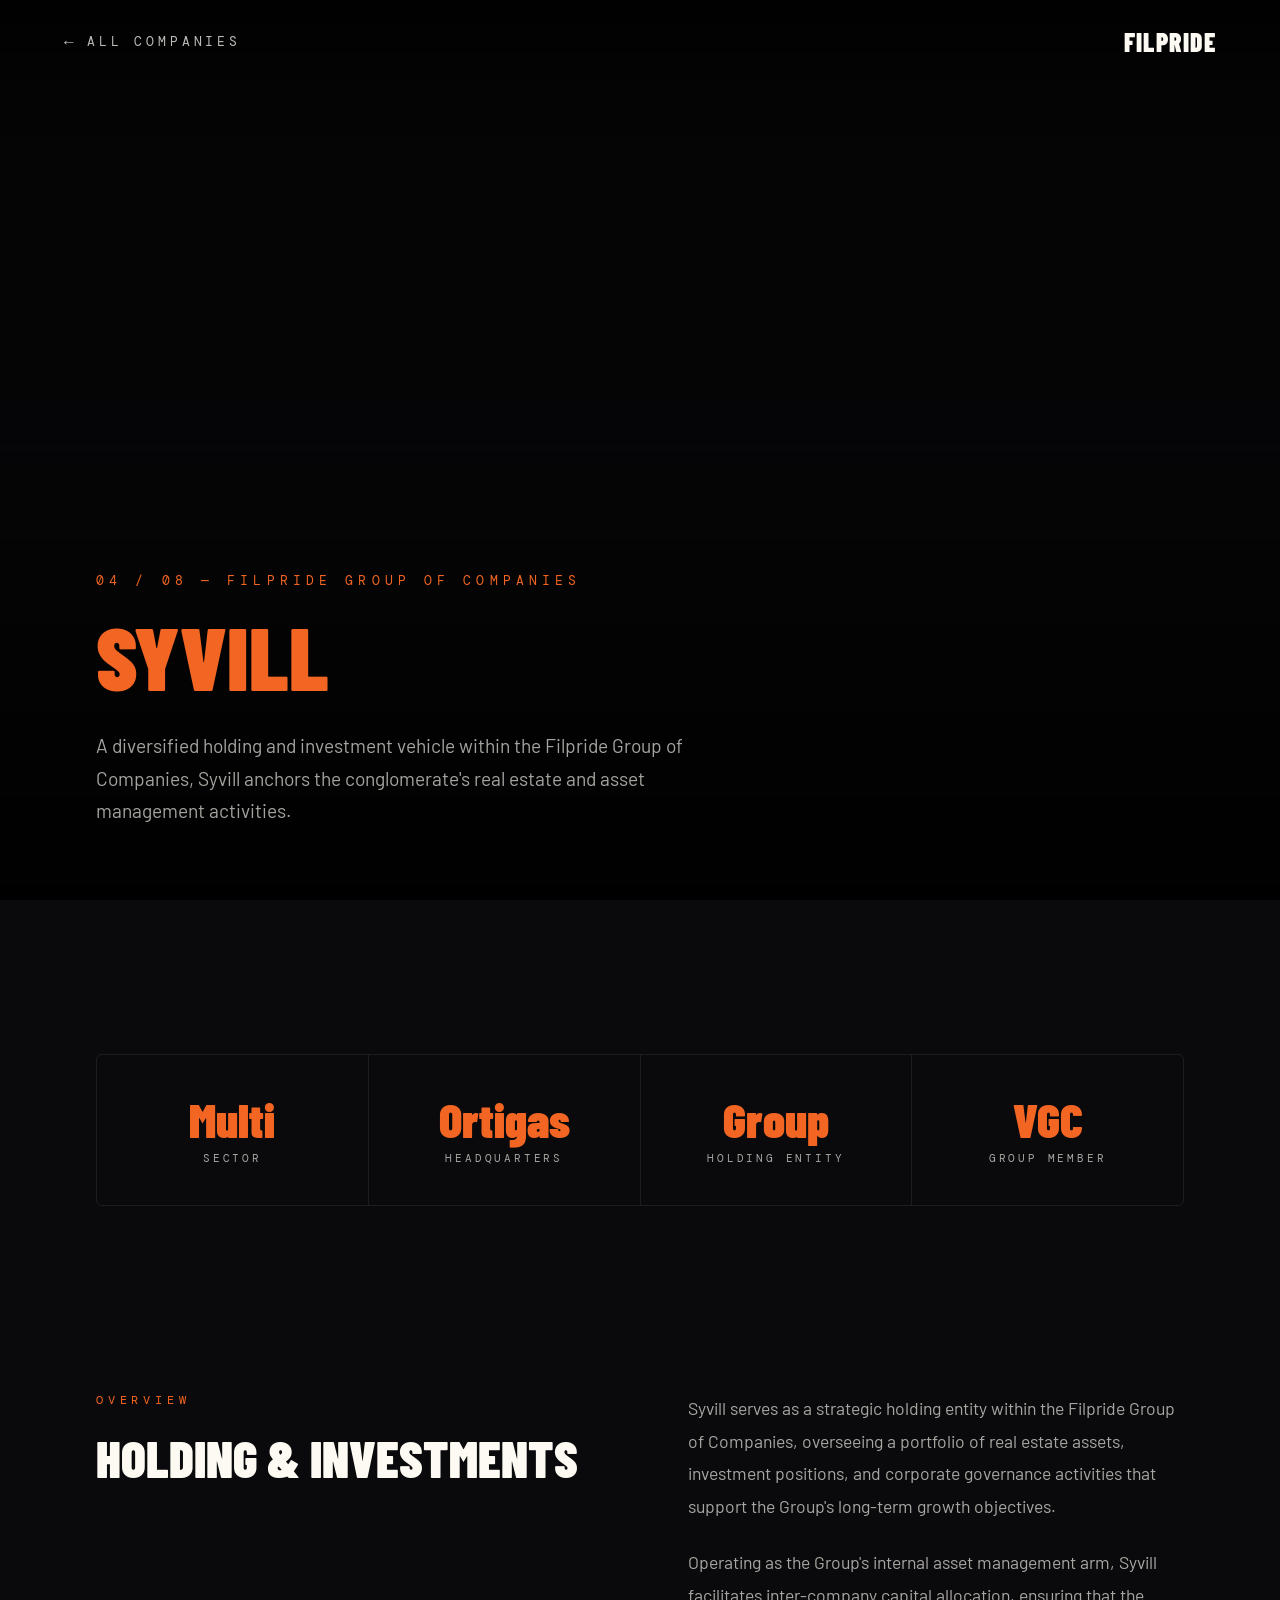
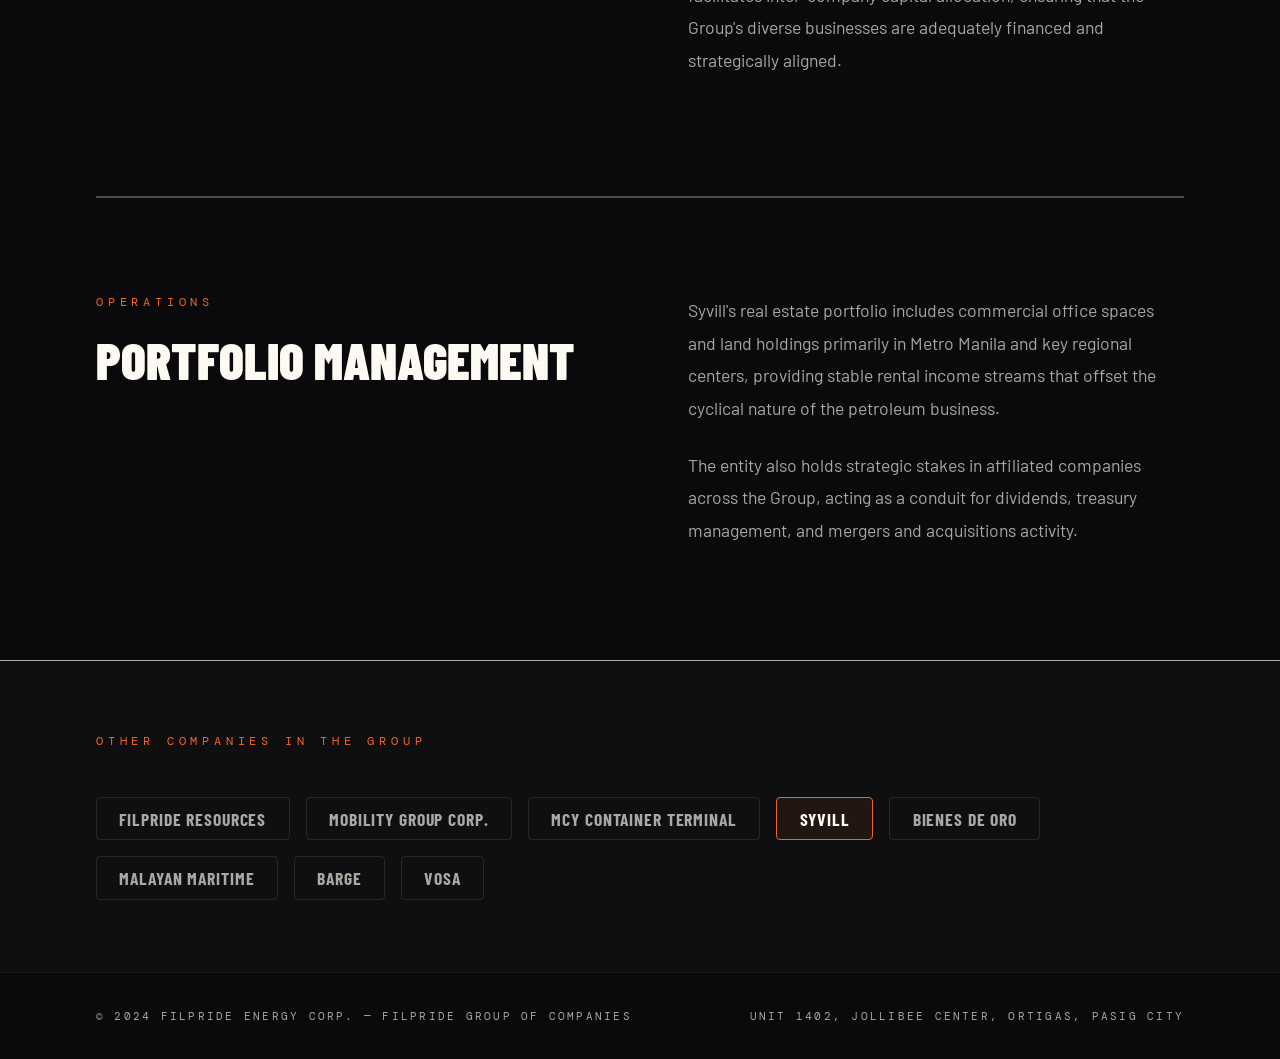
<file: companies/syvill.html>
<!DOCTYPE html>
<html lang="en">

<head>
  <meta charset="UTF-8">
  <meta name="viewport" content="width=device-width, initial-scale=1.0">
  <title>Syvill — Filpride Group of Companies</title>
  <link rel="stylesheet" href="company-style.css">
  <link
    href="https://fonts.googleapis.com/css2?family=Barlow+Condensed:wght@400;600;700;800;900&family=Barlow:wght@300;400;500;600&family=DM+Mono:wght@400;500&display=swap"
    rel="stylesheet">
</head>

<body>

  <!-- CURSOR -->
  <div class="cursor-trail"></div>

  <!-- NAV -->
  <nav class="company-nav">
    <button class="back-btn" data-href="../index.html">
      <span class="arrow">←</span>
      <span>All Companies</span>
    </button>
    <a href="../index.html" class="nav-logo-text">FILPRIDE</a>
  </nav>

  <!-- HERO -->
  <section class="company-hero" style="view-transition-name: company-hero;">
    <div class="company-hero-bg"
      style="background-image: url('https://images.unsplash.com/photo-1581091226825-a6a2a5aee158?auto=format&fit=crop&q=80&w=1920');">
    </div>
    <div class="company-hero-overlay"></div>
    <div class="company-hero-content">
      <div class="company-num anim">04 / 08 — Filpride Group of Companies</div>
      <h1 class="company-title anim"><span style='color:var(--accent)'>Syvill</span></h1>
      <p class="company-tagline anim">A diversified holding and investment vehicle within the Filpride Group of
        Companies,
        Syvill anchors the conglomerate's real estate and asset management activities.</p>
    </div>
  </section>

  <!-- STAT STRIP -->
  <div class="company-section">
    <div class="stat-strip">
      <div class="strip-stat anim">
        <div class="strip-val">Multi</div>
        <div class="strip-key">Sector</div>
      </div>
      <div class="strip-stat anim">
        <div class="strip-val">Ortigas</div>
        <div class="strip-key">Headquarters</div>
      </div>
      <div class="strip-stat anim">
        <div class="strip-val">Group</div>
        <div class="strip-key">Holding Entity</div>
      </div>
      <div class="strip-stat anim">
        <div class="strip-val">VGC</div>
        <div class="strip-key">Group Member</div>
      </div>
    </div>
  </div>

  <!-- OVERVIEW -->
  <div class="company-section">
    <div class="two-col">
      <div>
        <div class="section-label anim">Overview</div>
        <h2 class="section-heading anim">Holding &amp; Investments</h2>
      </div>
      <div class="section-body">
        <p class="anim">Syvill serves as a strategic holding entity within the Filpride Group of Companies, overseeing a
          portfolio of real estate assets, investment positions, and corporate governance activities that support the
          Group's long-term growth objectives.</p>
        <p class="anim">Operating as the Group's internal asset management arm, Syvill facilitates inter-company capital
          allocation, ensuring that the Group's diverse businesses are adequately financed and strategically aligned.
        </p>
      </div>
    </div>

    <div class="divider"></div>

    <div class="two-col">
      <div>
        <div class="section-label anim">Operations</div>
        <h2 class="section-heading anim">Portfolio Management</h2>
      </div>
      <div class="section-body">
        <p class="anim">Syvill's real estate portfolio includes commercial office spaces and land holdings primarily in
          Metro Manila and key regional centers, providing stable rental income streams that offset the cyclical nature
          of the petroleum business.</p>
        <p class="anim">The entity also holds strategic stakes in affiliated companies across the Group, acting as a
          conduit for dividends, treasury management, and mergers and acquisitions activity.</p>
      </div>
    </div>
  </div>

  <!-- OTHER COMPANIES -->
  <div class="other-companies">
    <div class="other-companies-label">Other Companies in the Group</div>
    <div class="sibling-list">
      <span class="sibling-link" data-href="filpride-resources.html">Filpride Resources</span>
      <span class="sibling-link" data-href="mobility-group.html">Mobility Group Corp.</span>
      <span class="sibling-link" data-href="mcy-container.html">MCY Container Terminal</span>
      <span class="sibling-link active" data-href="syvill.html">Syvill</span>
      <span class="sibling-link" data-href="bienes-de-oro.html">Bienes de Oro</span>
      <span class="sibling-link" data-href="malayan-maritime.html">Malayan Maritime</span>
      <span class="sibling-link" data-href="barge.html">Barge</span>
      <span class="sibling-link" data-href="vosa.html">Vosa</span>
    </div>
  </div>

  <!-- FOOTER -->
  <footer class="company-footer">
    <span>© 2024 Filpride Energy Corp. — Filpride Group of Companies</span>
    <span>Unit 1402, Jollibee Center, Ortigas, Pasig City</span>
  </footer>

  <script src="https://cdnjs.cloudflare.com/ajax/libs/gsap/3.12.5/gsap.min.js"></script>
  <script src="company.js"></script>
</body>

</html>
</file>
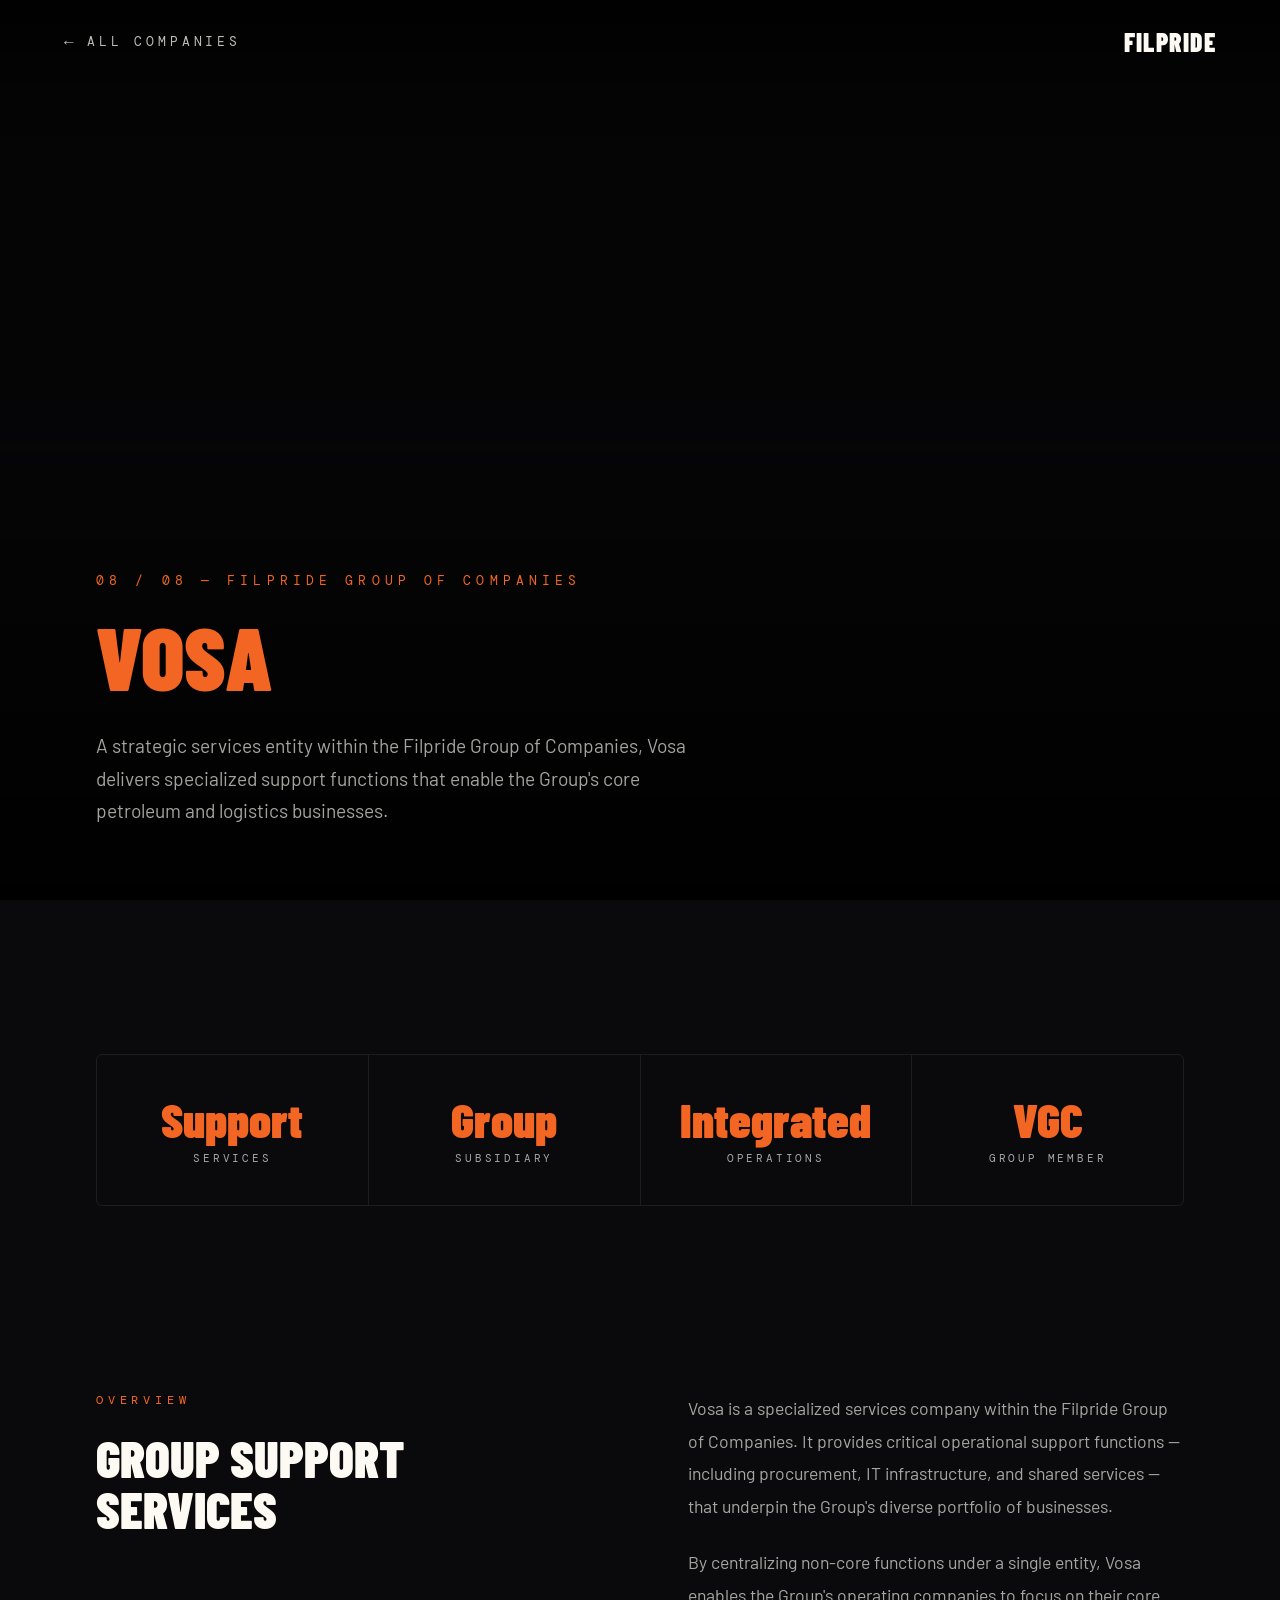
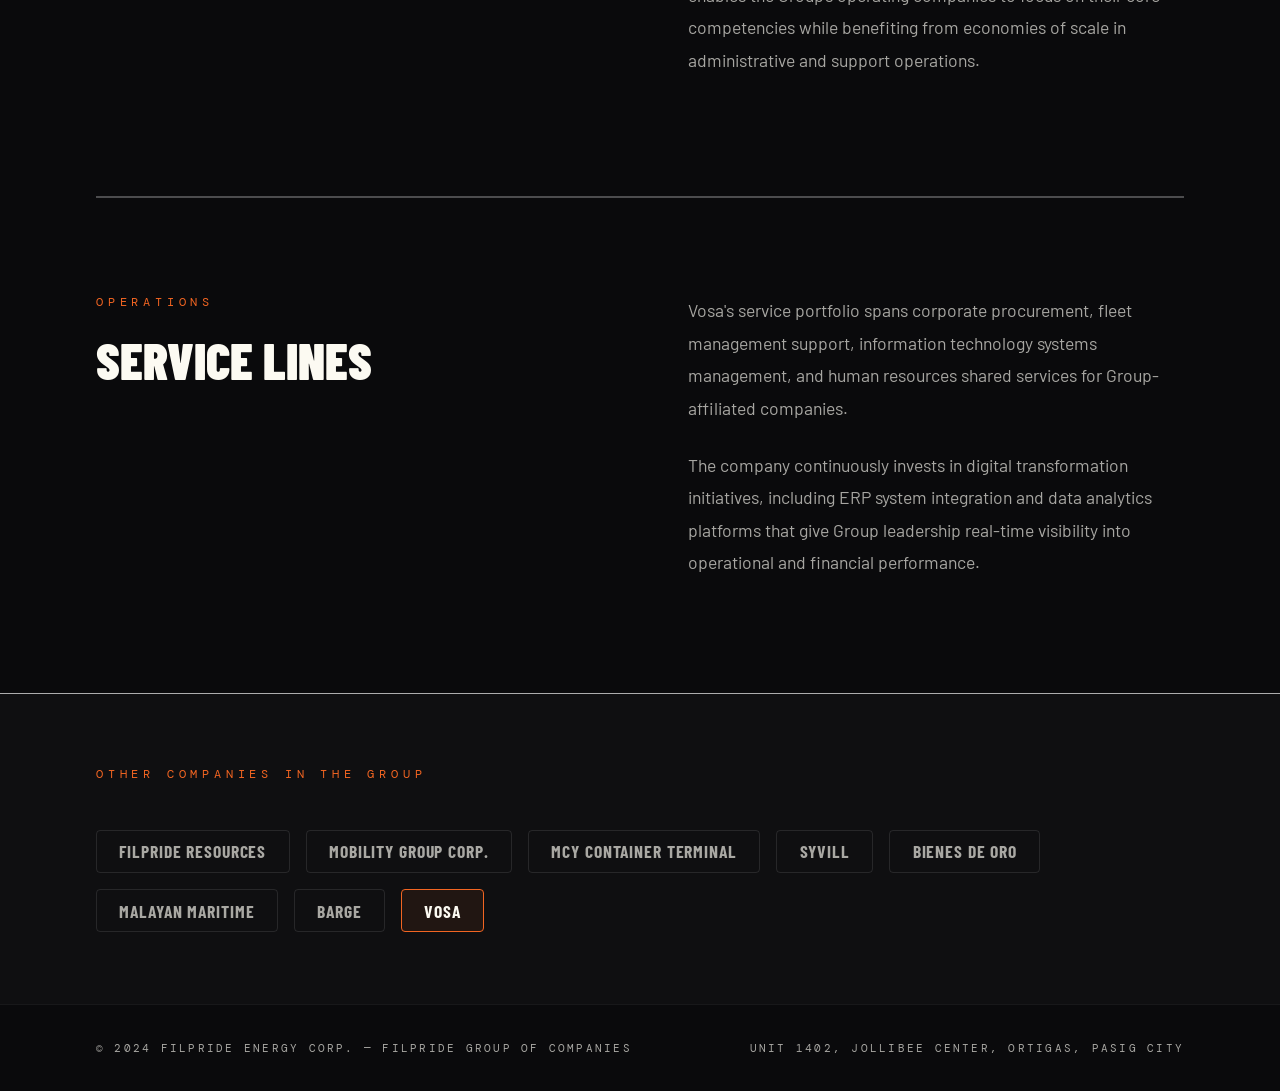
<file: companies/vosa.html>
<!DOCTYPE html>
<html lang="en">

<head>
  <meta charset="UTF-8">
  <meta name="viewport" content="width=device-width, initial-scale=1.0">
  <title>Vosa — Filpride Group of Companies</title>
  <link rel="stylesheet" href="company-style.css">
  <link
    href="https://fonts.googleapis.com/css2?family=Barlow+Condensed:wght@400;600;700;800;900&family=Barlow:wght@300;400;500;600&family=DM+Mono:wght@400;500&display=swap"
    rel="stylesheet">
</head>

<body>

  <!-- CURSOR -->
  <div class="cursor-trail"></div>

  <!-- NAV -->
  <nav class="company-nav">
    <button class="back-btn" data-href="../index.html">
      <span class="arrow">←</span>
      <span>All Companies</span>
    </button>
    <a href="../index.html" class="nav-logo-text">FILPRIDE</a>
  </nav>

  <!-- HERO -->
  <section class="company-hero" style="view-transition-name: company-hero;">
    <div class="company-hero-bg"
      style="background-image: url('https://images.unsplash.com/photo-1466611653911-95282fc365d5?auto=format&fit=crop&q=80&w=1920');">
    </div>
    <div class="company-hero-overlay"></div>
    <div class="company-hero-content">
      <div class="company-num anim">08 / 08 — Filpride Group of Companies</div>
      <h1 class="company-title anim"><span style='color:var(--accent)'>Vosa</span></h1>
      <p class="company-tagline anim">A strategic services entity within the Filpride Group of Companies, Vosa delivers
        specialized support functions that enable the Group's core petroleum and logistics businesses.</p>
    </div>
  </section>

  <!-- STAT STRIP -->
  <div class="company-section">
    <div class="stat-strip">
      <div class="strip-stat anim">
        <div class="strip-val">Support</div>
        <div class="strip-key">Services</div>
      </div>
      <div class="strip-stat anim">
        <div class="strip-val">Group</div>
        <div class="strip-key">Subsidiary</div>
      </div>
      <div class="strip-stat anim">
        <div class="strip-val">Integrated</div>
        <div class="strip-key">Operations</div>
      </div>
      <div class="strip-stat anim">
        <div class="strip-val">VGC</div>
        <div class="strip-key">Group Member</div>
      </div>
    </div>
  </div>

  <!-- OVERVIEW -->
  <div class="company-section">
    <div class="two-col">
      <div>
        <div class="section-label anim">Overview</div>
        <h2 class="section-heading anim">Group Support Services</h2>
      </div>
      <div class="section-body">
        <p class="anim">Vosa is a specialized services company within the Filpride Group of Companies. It provides
          critical
          operational support functions — including procurement, IT infrastructure, and shared services — that underpin
          the Group's diverse portfolio of businesses.</p>
        <p class="anim">By centralizing non-core functions under a single entity, Vosa enables the Group's operating
          companies to focus on their core competencies while benefiting from economies of scale in administrative and
          support operations.</p>
      </div>
    </div>

    <div class="divider"></div>

    <div class="two-col">
      <div>
        <div class="section-label anim">Operations</div>
        <h2 class="section-heading anim">Service Lines</h2>
      </div>
      <div class="section-body">
        <p class="anim">Vosa's service portfolio spans corporate procurement, fleet management support, information
          technology systems management, and human resources shared services for Group-affiliated companies.</p>
        <p class="anim">The company continuously invests in digital transformation initiatives, including ERP system
          integration and data analytics platforms that give Group leadership real-time visibility into operational and
          financial performance.</p>
      </div>
    </div>
  </div>

  <!-- OTHER COMPANIES -->
  <div class="other-companies">
    <div class="other-companies-label">Other Companies in the Group</div>
    <div class="sibling-list">
      <span class="sibling-link" data-href="filpride-resources.html">Filpride Resources</span>
      <span class="sibling-link" data-href="mobility-group.html">Mobility Group Corp.</span>
      <span class="sibling-link" data-href="mcy-container.html">MCY Container Terminal</span>
      <span class="sibling-link" data-href="syvill.html">Syvill</span>
      <span class="sibling-link" data-href="bienes-de-oro.html">Bienes de Oro</span>
      <span class="sibling-link" data-href="malayan-maritime.html">Malayan Maritime</span>
      <span class="sibling-link" data-href="barge.html">Barge</span>
      <span class="sibling-link active" data-href="vosa.html">Vosa</span>
    </div>
  </div>

  <!-- FOOTER -->
  <footer class="company-footer">
    <span>© 2024 Filpride Energy Corp. — Filpride Group of Companies</span>
    <span>Unit 1402, Jollibee Center, Ortigas, Pasig City</span>
  </footer>

  <script src="https://cdnjs.cloudflare.com/ajax/libs/gsap/3.12.5/gsap.min.js"></script>
  <script src="company.js"></script>
</body>

</html>
</file>
<file: companies/company-style.css>
/* =============================================================
   company-style.css  -  Filpride Company Sub-pages (shared)
   View Transition section is the single source of truth for
   all transitions that originate FROM a company page.
   style.css handles transitions that originate FROM the index.
   ============================================================= */

:root {
  --bg-primary: #0a0a0c;
  --text-primary: #fcfaf2;
  --bg-secondary: #111114;
  --accent: #f26522;
  --accent-alt: #d62b1f;
  --yellow: #ffd200;
  --white: #fcfaf2;
  --ivory: #fff8f0;
  --ink: #0a0a0c;
  --muted: rgba(252, 250, 242, 0.65);
}

*,
*::before,
*::after {
  box-sizing: border-box;
  margin: 0;
  padding: 0;
}

html,
body {
  width: 100%;
}

body {
  font-family: 'Barlow', sans-serif;
  background: var(--bg-primary);
  color: var(--text-primary);
  overflow-x: hidden;
}


/* ===============================================================
   VIEW TRANSITION - COMPANY PAGES
   Two transition types fire from company pages:

   A) BACK  (company  index)
      html[data-nav="back"] - cross-fade only.
      No named element so it doesn't fight index.

   B) SIBLING  (company  company)
      html[data-nav="sibling"] - vertical wipe.
      Distinct from back. No named element to
      avoid compositor conflicts.

   DEFAULT (no data-nav) - cross-fade fallback.
   Named transition (company-hero) is NOT used
   here; it only fires in style.css direction.
   =============================================================== */

/* --- Keyframes --- */
@keyframes vt-fade-out {
  to {
    opacity: 0;
  }
}

@keyframes vt-fade-in {
  from {
    opacity: 0;
  }
}

/* --- Left slide out --- */
@keyframes vt-slide-left-out {
  from {
    transform: translateX(0);
  }

  to {
    transform: translateX(-30%);
  }
}

/* --- Left slide in --- */
@keyframes vt-slide-left-in {
  from {
    transform: translateX(100%);
  }

  to {
    transform: translateX(0);
  }
}

/* --- Right slide out --- */
@keyframes vt-slide-right-out {
  from {
    transform: translateX(0);
  }

  to {
    transform: translateX(30%);
  }
}

/* --- Right slide in --- */
@keyframes vt-slide-right-in {
  from {
    transform: translateX(-100%);
  }

  to {
    transform: translateX(0);
  }
}

@view-transition {
  navigation: auto;
}

/* --- Default (fallback): simple cross-fade --- */
::view-transition-old(root) {
  animation: 300ms ease both vt-fade-out;
}

::view-transition-new(root) {
  animation: 300ms ease both vt-fade-in;
}

/* --- A) Back transition: also cross-fade, same feel --- */
html[data-nav="back"]::view-transition-old(root) {
  animation: 300ms ease both vt-fade-out;
}

html[data-nav="back"]::view-transition-new(root) {
  animation: 300ms ease both vt-fade-in;
}

/* --- B) Sibling transition: Horizontal Slide --- */
html[data-nav="sibling-forward"]::view-transition-old(root) {
  animation: 600ms cubic-bezier(0.22, 1, 0.36, 1) both vt-slide-left-out;
}

html[data-nav="sibling-forward"]::view-transition-new(root) {
  animation: 600ms cubic-bezier(0.22, 1, 0.36, 1) both vt-slide-left-in;
  /* Ensure the incoming page slides on top */
  z-index: 2;
}

html[data-nav="sibling-backward"]::view-transition-old(root) {
  animation: 600ms cubic-bezier(0.22, 1, 0.36, 1) both vt-slide-right-out;
}

html[data-nav="sibling-backward"]::view-transition-new(root) {
  animation: 600ms cubic-bezier(0.22, 1, 0.36, 1) both vt-slide-right-in;
  /* Ensure the incoming page slides on top */
  z-index: 2;
}


/* ===============================================================
   COMPANY NAV
   =============================================================== */
.company-nav {
  position: fixed;
  top: 0;
  left: 0;
  right: 0;
  z-index: 200;
  display: flex;
  align-items: center;
  justify-content: space-between;
  padding: 1.6rem 4rem;
  background: linear-gradient(to bottom, rgba(0, 0, 0, 0.7) 0%, transparent 100%);
}

.back-btn {
  display: flex;
  align-items: center;
  gap: 0.6rem;
  font-family: 'DM Mono', monospace;
  font-size: 0.8rem;
  letter-spacing: 0.3em;
  text-transform: uppercase;
  color: var(--white);
  text-decoration: none;
  cursor: pointer;
  background: none;
  border: none;
  opacity: 0.75;
  transition: opacity 0.2s, gap 0.2s;
}

.back-btn:hover {
  opacity: 1;
  gap: 0.9rem;
}

.back-btn .arrow {
  font-size: 1rem;
  transition: transform 0.2s;
}

.back-btn:hover .arrow {
  transform: translateX(-3px);
}

.nav-logo-text {
  font-family: 'Barlow Condensed', sans-serif;
  font-size: 1.6rem;
  font-weight: 900;
  color: var(--white);
  text-decoration: none;
  letter-spacing: 0.05em;
}


/* ===============================================================
   COMPANY HERO
   view-transition-name is set via inline style
   on the <section> tag in each HTML file.
   It is intentionally NOT set in CSS here to
   avoid it being active during sibling/back
   transitions (which don't use it).
   =============================================================== */
.company-hero {
  position: relative;
  width: 100%;
  min-height: 100vh;
  display: flex;
  align-items: flex-end;
  padding: 0 6rem 8vh;
  overflow: hidden;
}

.company-hero-bg {
  position: absolute;
  inset: 0;
  background-size: cover;
  background-position: center;
  z-index: 0;
  will-change: transform;
}

.company-hero-overlay {
  position: absolute;
  inset: 0;
  z-index: 1;
  background: linear-gradient(to top,
      rgba(0, 0, 0, 0.92) 0%, rgba(0, 0, 0, 0.4) 50%, rgba(0, 0, 0, 0.55) 100%);
}

.company-hero-content {
  position: relative;
  z-index: 2;
  max-width: 900px;
}

.company-num {
  font-family: 'DM Mono', monospace;
  font-size: 0.8rem;
  letter-spacing: 0.4em;
  color: var(--accent);
  text-transform: uppercase;
  margin-bottom: 1.5rem;
  opacity: 0.8;
}

.company-title {
  font-family: 'Barlow Condensed', sans-serif;
  font-size: clamp(3rem, 7vw, 6.5rem);
  font-weight: 900;
  text-transform: uppercase;
  line-height: 0.95;
  margin-bottom: 2rem;
}

.company-tagline {
  font-family: 'Barlow', sans-serif;
  font-size: 1.2rem;
  line-height: 1.7;
  color: var(--muted);
  max-width: 600px;
}


/* ===============================================================
   BODY SECTIONS
   =============================================================== */
.company-section {
  padding: 10vh 6rem;
  max-width: 1300px;
  margin: 0 auto;
}

.company-section+.company-section {
  padding-top: 0;
}

.section-label {
  font-family: 'DM Mono', monospace;
  font-size: 0.75rem;
  letter-spacing: 0.4em;
  text-transform: uppercase;
  color: var(--accent);
  margin-bottom: 1.5rem;
}

.section-heading {
  font-family: 'Barlow Condensed', sans-serif;
  font-size: clamp(2rem, 4vw, 3.5rem);
  font-weight: 900;
  text-transform: uppercase;
  line-height: 1;
  margin-bottom: 2rem;
}

.section-body p {
  font-size: 1.1rem;
  line-height: 1.85;
  color: var(--muted);
  margin-bottom: 1.5rem;
  max-width: 780px;
}

.two-col {
  display: grid;
  grid-template-columns: 1fr 1fr;
  gap: 6rem;
  align-items: start;
  margin-top: 2rem;
}


/* ===============================================================
   STAT STRIP
   =============================================================== */
.stat-strip {
  display: flex;
  border: 1px solid rgba(255, 255, 255, 0.08);
  border-radius: 6px;
  overflow: hidden;
  margin: 4rem 0;
}

.strip-stat {
  flex: 1;
  padding: 2.5rem 2rem;
  border-right: 1px solid rgba(255, 255, 255, 0.08);
  text-align: center;
}

.strip-stat:last-child {
  border-right: none;
}

.strip-val {
  font-family: 'Barlow Condensed', sans-serif;
  font-size: 3rem;
  font-weight: 900;
  color: var(--accent);
  line-height: 1;
}

.strip-key {
  font-family: 'DM Mono', monospace;
  font-size: 0.7rem;
  letter-spacing: 0.25em;
  text-transform: uppercase;
  color: var(--muted);
  margin-top: 0.5rem;
}

.divider {
  width: 100%;
  height: 2px;
  background: rgba(255, 255, 255, 0.27);
  margin: 6rem 0;
}


/* ===============================================================
   SIBLING COMPANY STRIP
   =============================================================== */
.other-companies {
  padding: 8vh 6rem;
  background: rgba(255, 255, 255, 0.02);
  border-top: 1px solid rgba(255, 255, 255, 0.66);
}

.other-companies-label {
  font-family: 'DM Mono', monospace;
  font-size: 0.75rem;
  letter-spacing: 0.4em;
  text-transform: uppercase;
  color: var(--accent);
  margin-bottom: 3rem;
}

.sibling-list {
  display: flex;
  flex-wrap: wrap;
  gap: 1rem;
}

.sibling-link {
  font-family: 'Barlow Condensed', sans-serif;
  font-size: 1.1rem;
  font-weight: 700;
  text-transform: uppercase;
  letter-spacing: 0.05em;
  color: var(--muted);
  text-decoration: none;
  padding: 0.6rem 1.4rem;
  border: 1px solid rgba(255, 255, 255, 0.1);
  border-radius: 4px;
  cursor: pointer;
  transition: color 0.2s, border-color 0.2s, background 0.2s;
}

.sibling-link:hover,
.sibling-link.active {
  color: var(--white);
  border-color: var(--accent);
  background: rgba(242, 101, 34, 0.08);
}


/* ===============================================================
   FOOTER
   =============================================================== */
.company-footer {
  padding: 4vh 6rem;
  display: flex;
  align-items: center;
  justify-content: space-between;
  border-top: 1px solid rgba(255, 255, 255, 0.06);
  font-family: 'DM Mono', monospace;
  font-size: 0.7rem;
  letter-spacing: 0.2em;
  color: var(--muted);
  text-transform: uppercase;
}


/* ===============================================================
   CURSOR
   =============================================================== */
.cursor-trail {
  position: fixed;
  width: 16px;
  height: 16px;
  background: var(--accent);
  border-radius: 2px;
  transform: translate(-50%, -50%) rotate(45deg);
  pointer-events: none;
  z-index: 3000;
  opacity: 0;
  mix-blend-mode: difference;
}


/* ===============================================================
   SCROLL REVEAL
   Hero .anim uses CSS keyframe (always fires).
   All other .anim elements start hidden and
   are revealed by IntersectionObserver in JS.
   =============================================================== */
.anim {
  opacity: 0;
  transform: translateY(36px);
  transition: opacity 0.75s ease, transform 0.75s ease;
}

.anim.visible {
  opacity: 1;
  transform: translateY(0);
}

/* Hero elements: CSS keyframe, bypass observer */
.company-hero .anim {
  opacity: 0;
  transform: translateY(28px);
  animation: hero-reveal 0.85s cubic-bezier(0.22, 1, 0.36, 1) forwards;
  transition: none;
  /* prevent transition fighting animation */
}

.company-hero .company-num {
  animation-delay: 0.15s;
}

.company-hero .company-title {
  animation-delay: 0.3s;
}

.company-hero .company-tagline {
  animation-delay: 0.45s;
}

@keyframes hero-reveal {
  to {
    opacity: 1;
    transform: translateY(0);
  }
}


/* ===============================================================
   RESPONSIVE
   =============================================================== */
@media (max-width: 900px) {

  .company-hero,
  .company-section,
  .other-companies,
  .company-footer {
    padding-left: 2rem;
    padding-right: 2rem;
  }

  .company-nav {
    padding: 1.2rem 2rem;
  }

  .two-col {
    grid-template-columns: 1fr;
    gap: 3rem;
  }

  .stat-strip {
    flex-direction: column;
  }

  .strip-stat {
    border-right: none;
    border-bottom: 1px solid rgba(255, 255, 255, 0.08);
  }

  .strip-stat:last-child {
    border-bottom: none;
  }
}
</file>
